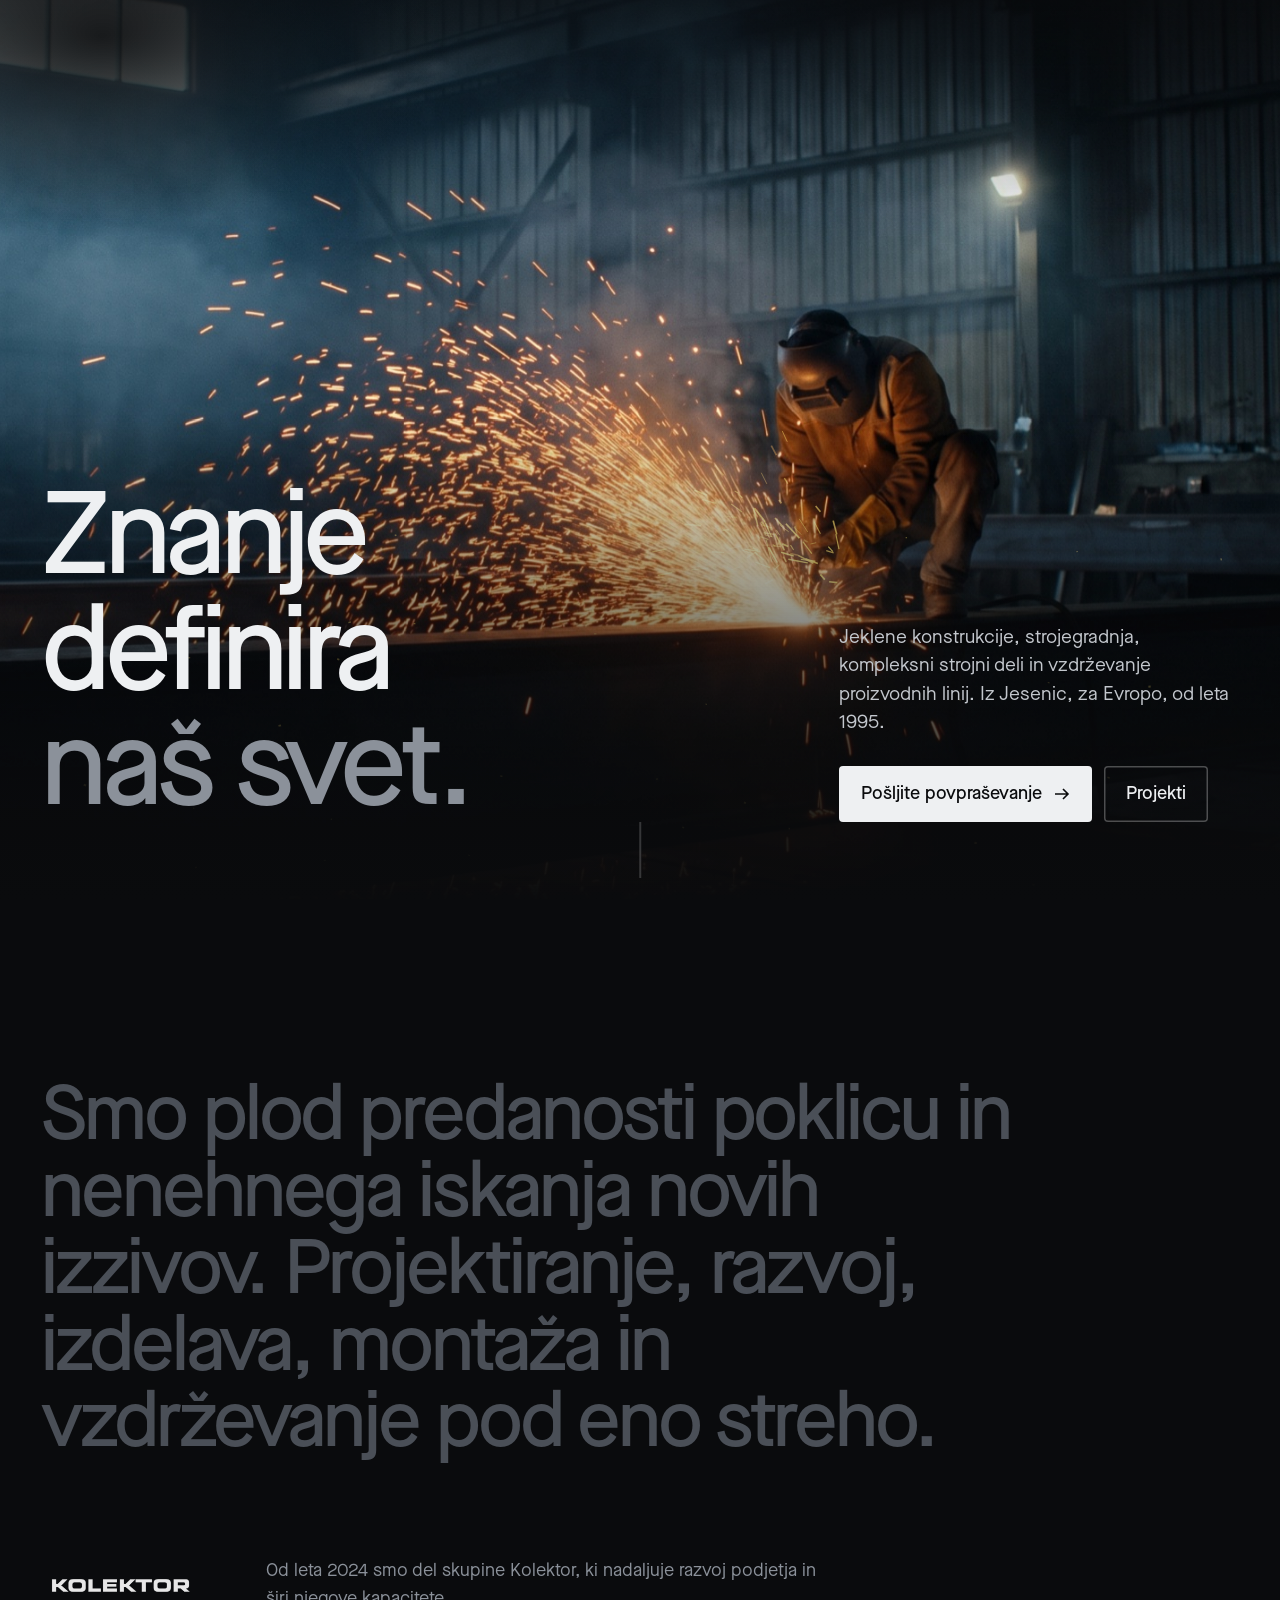
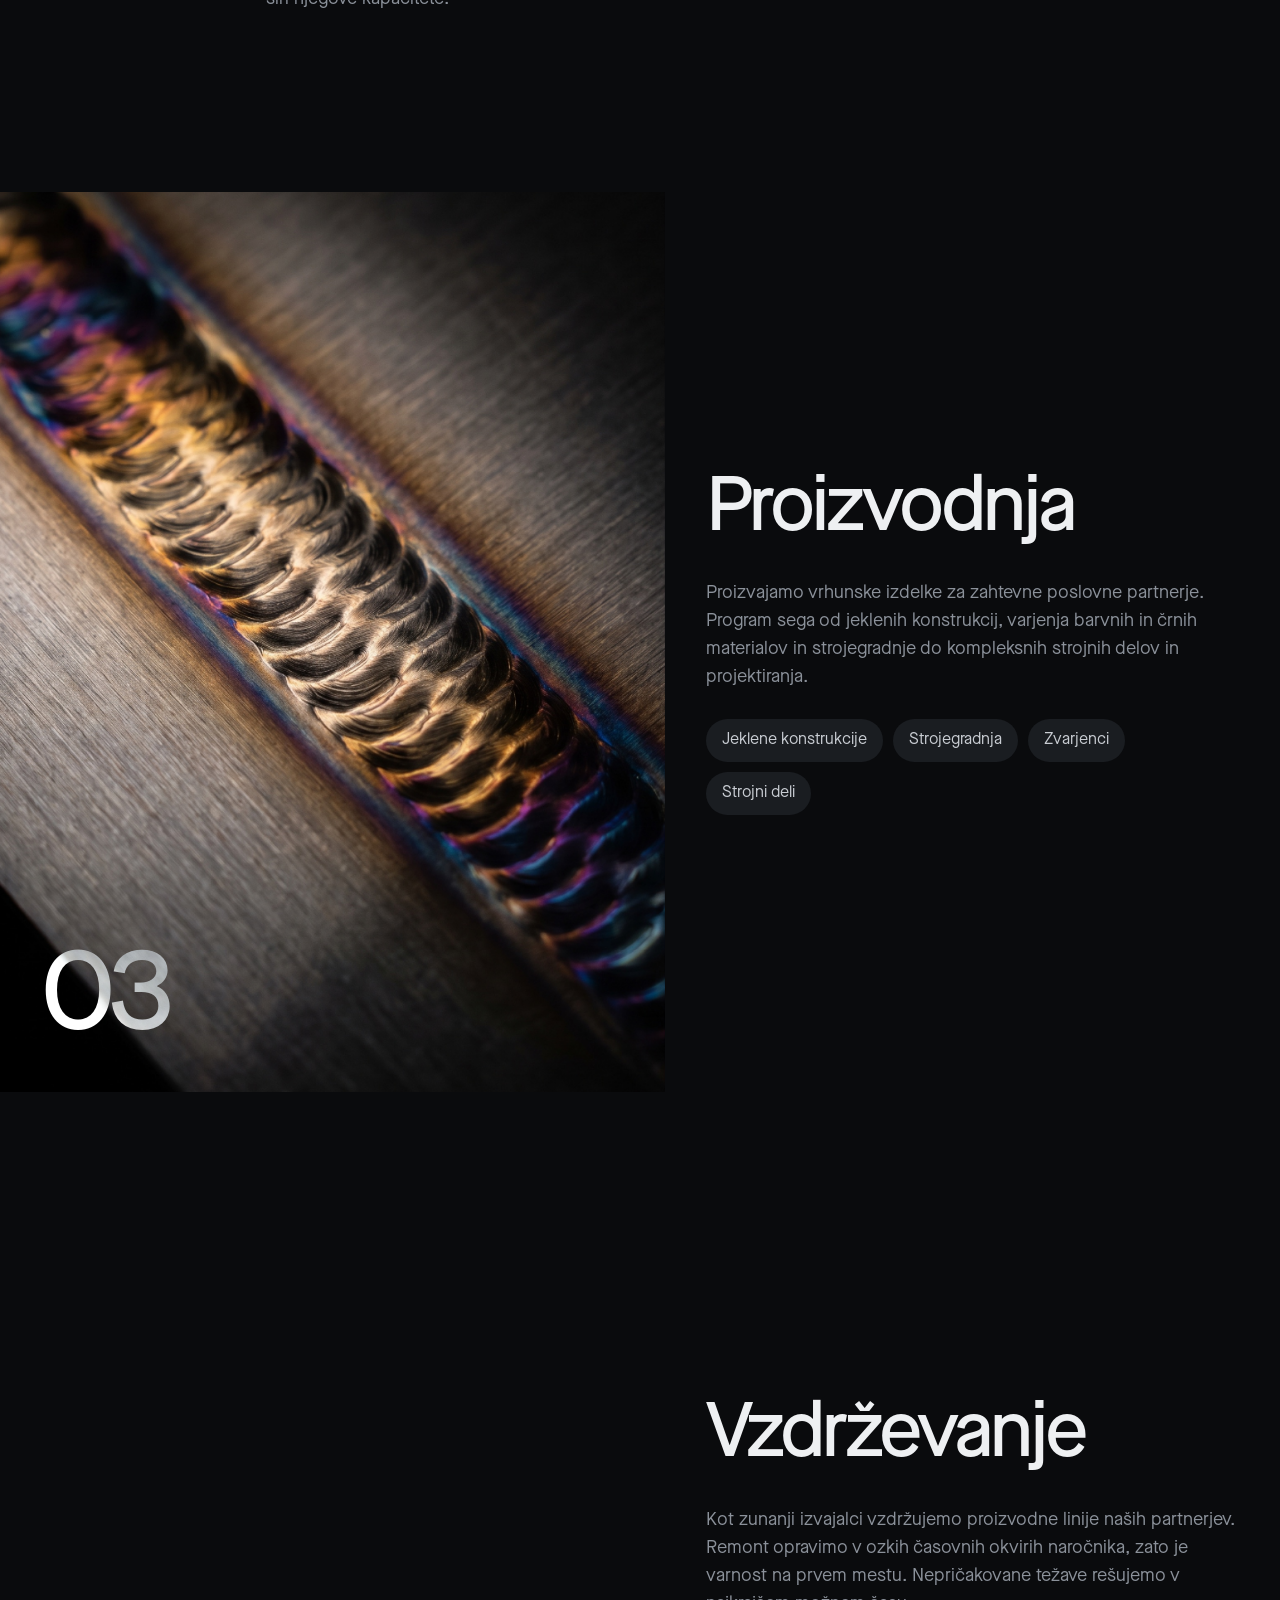
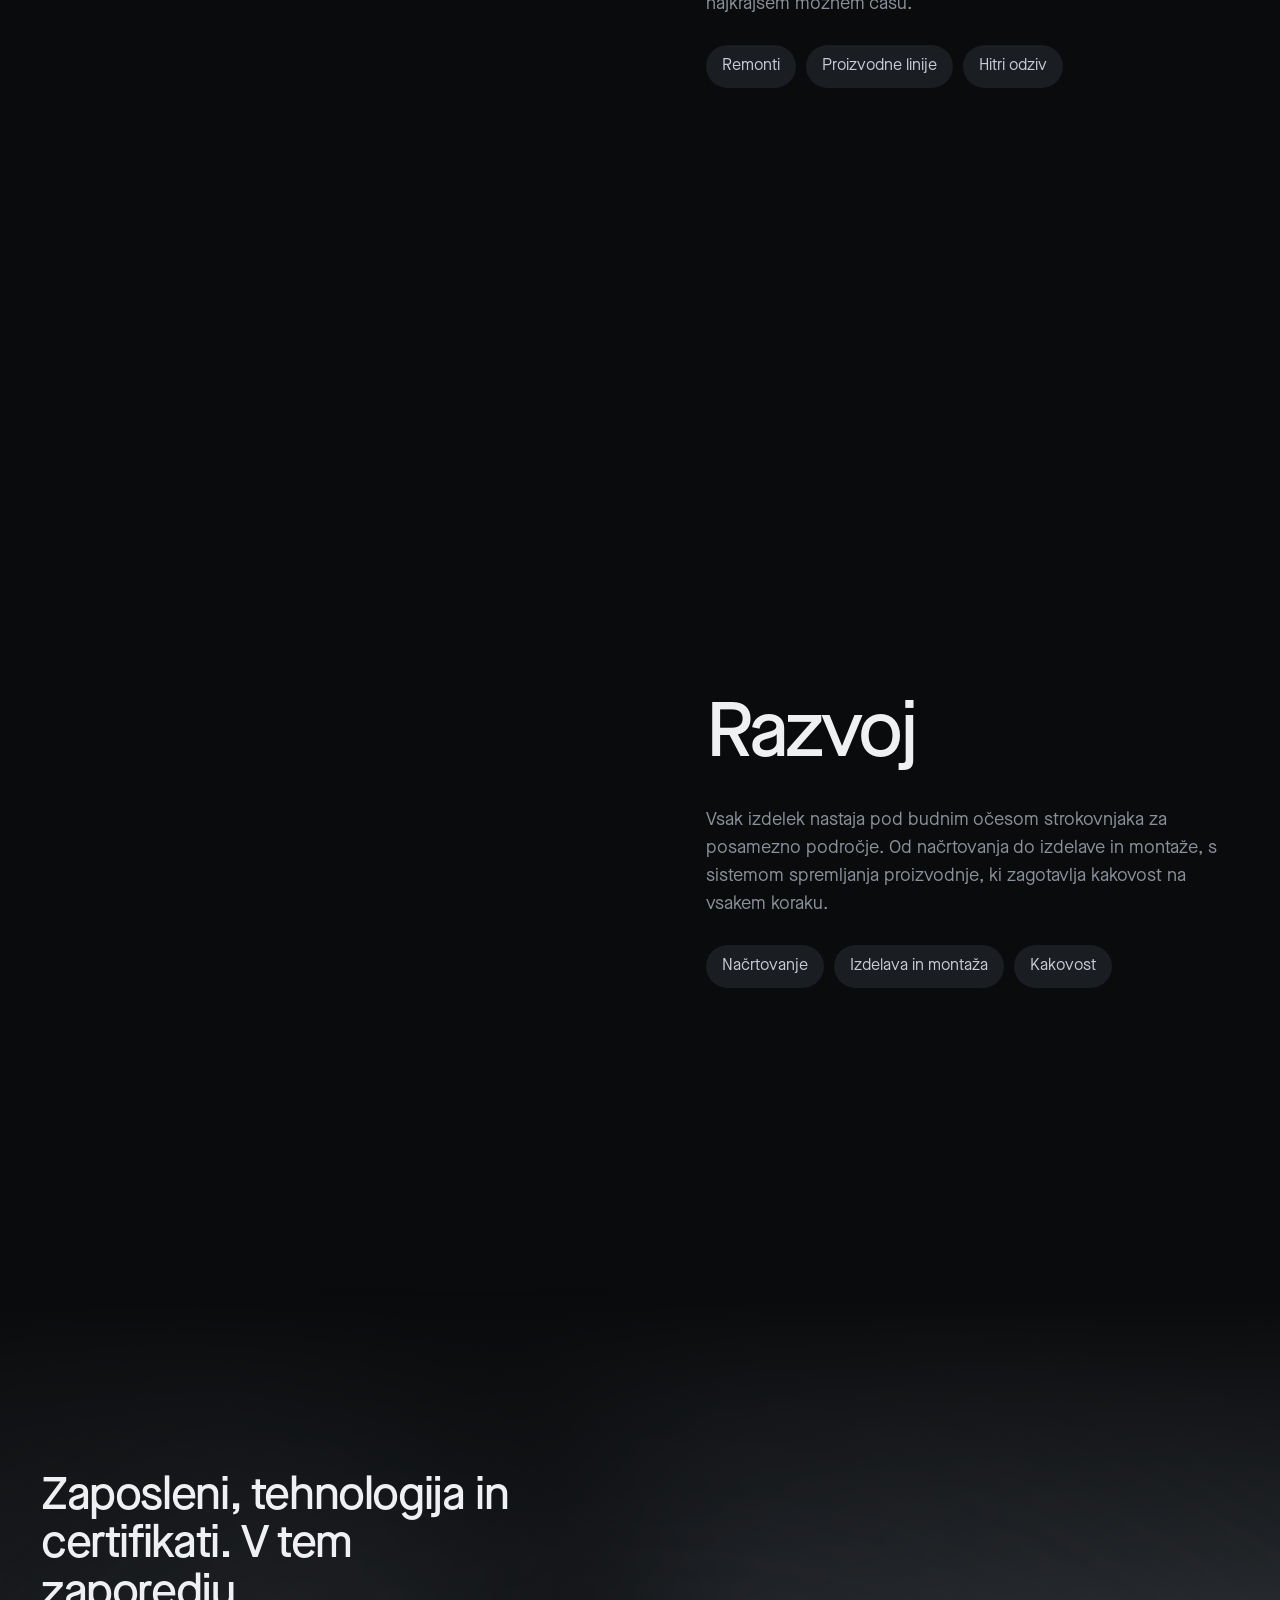
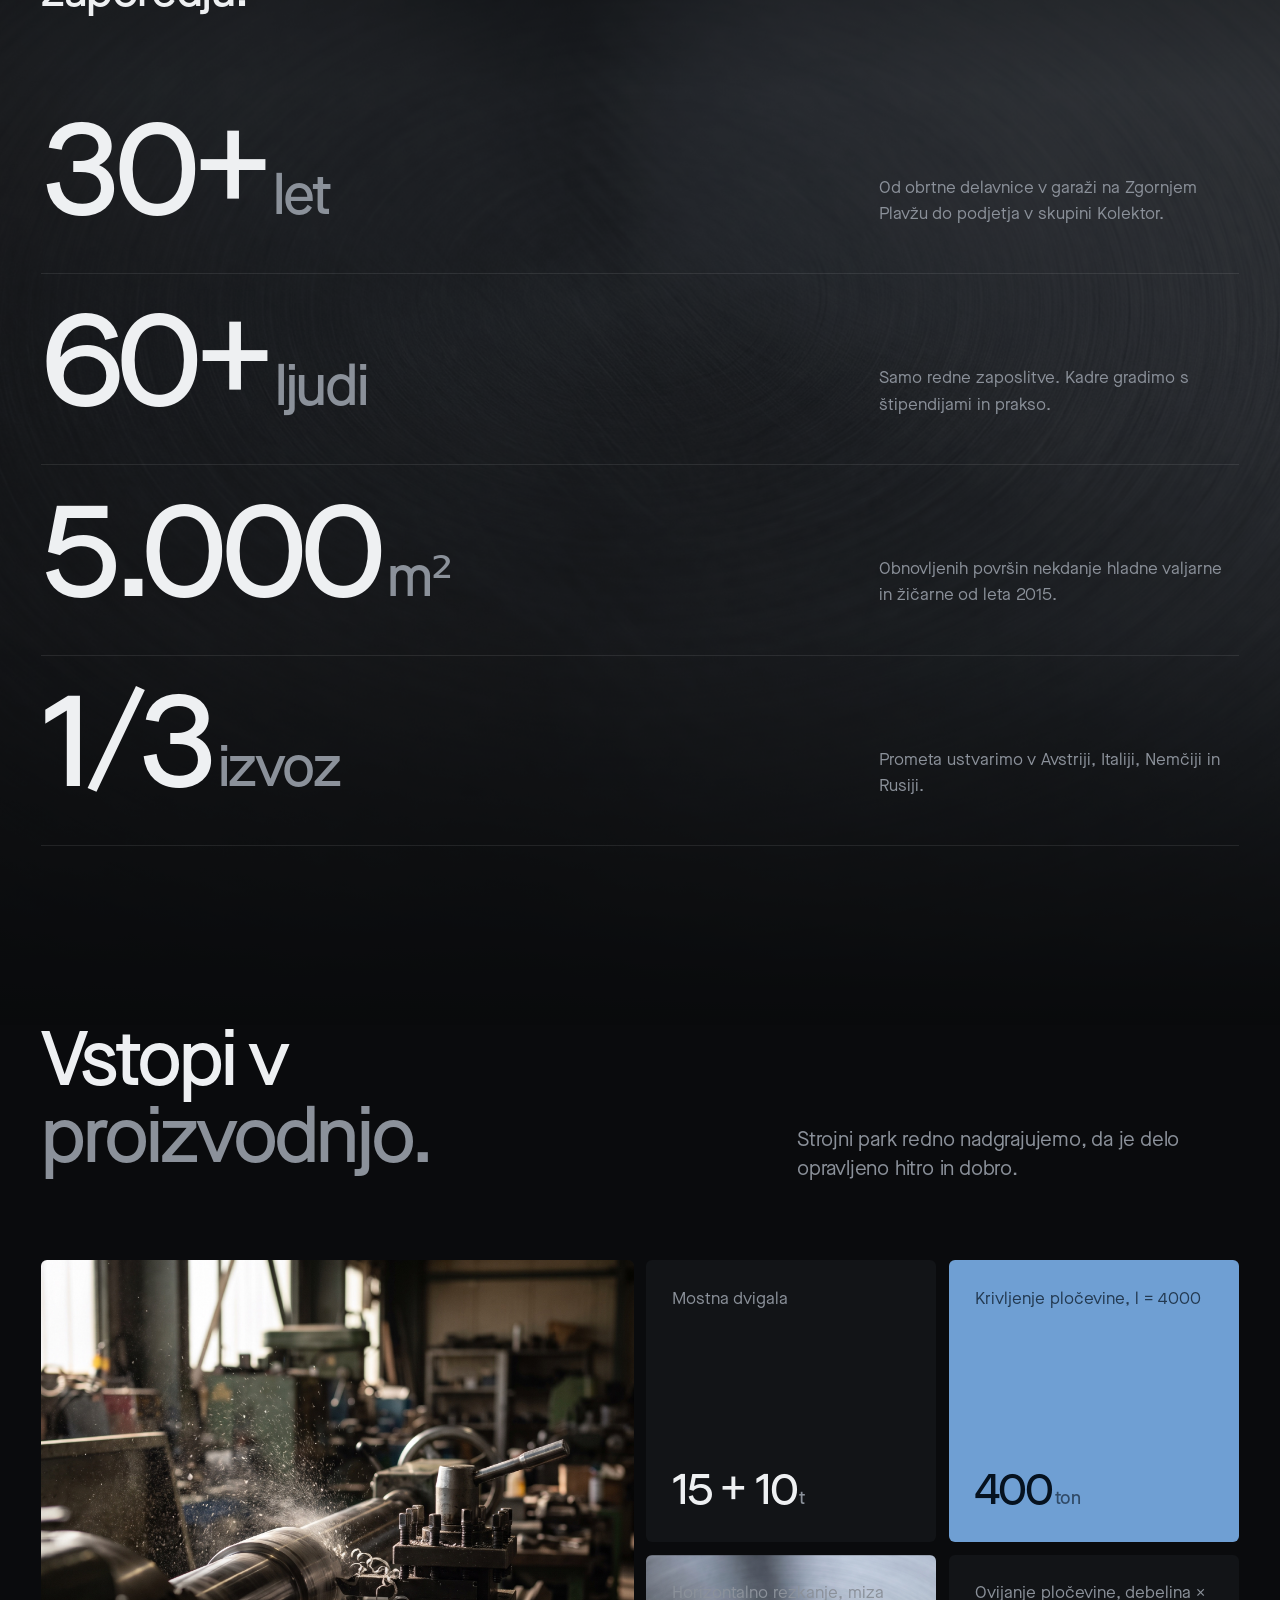
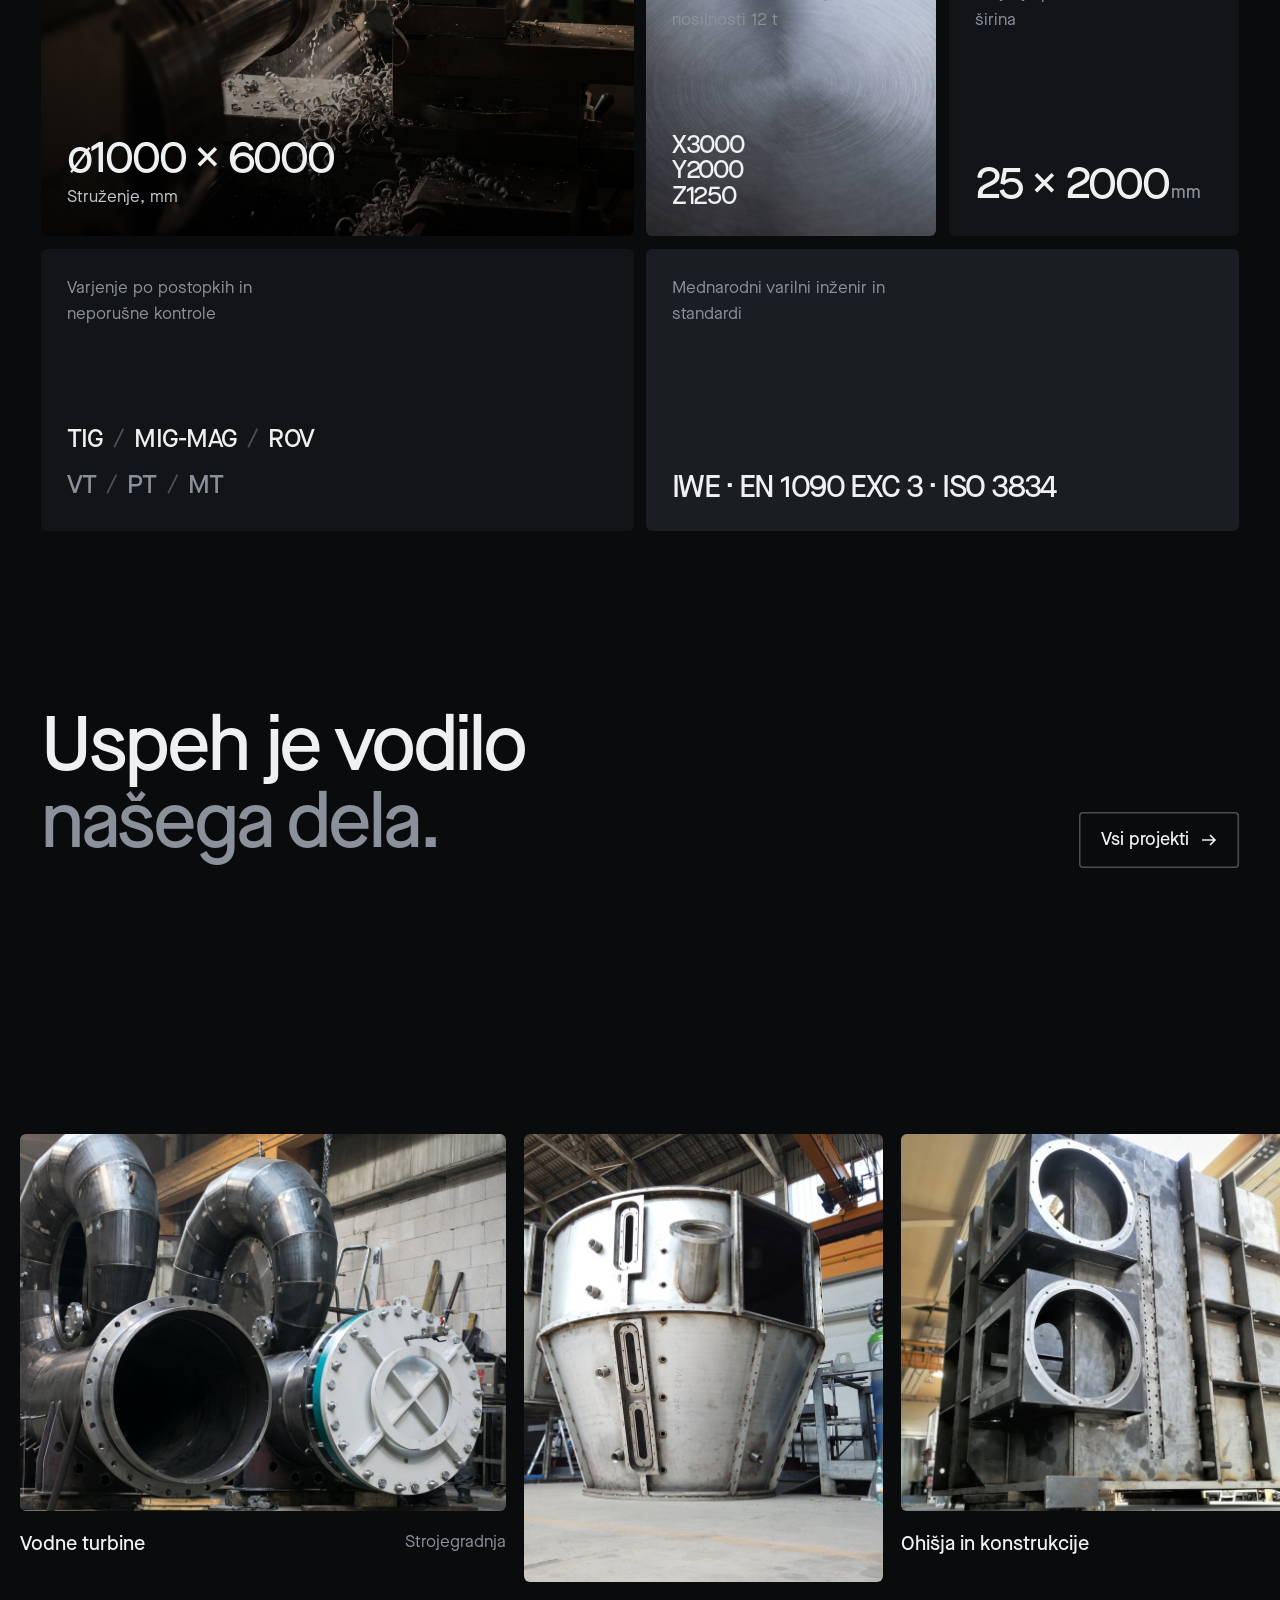
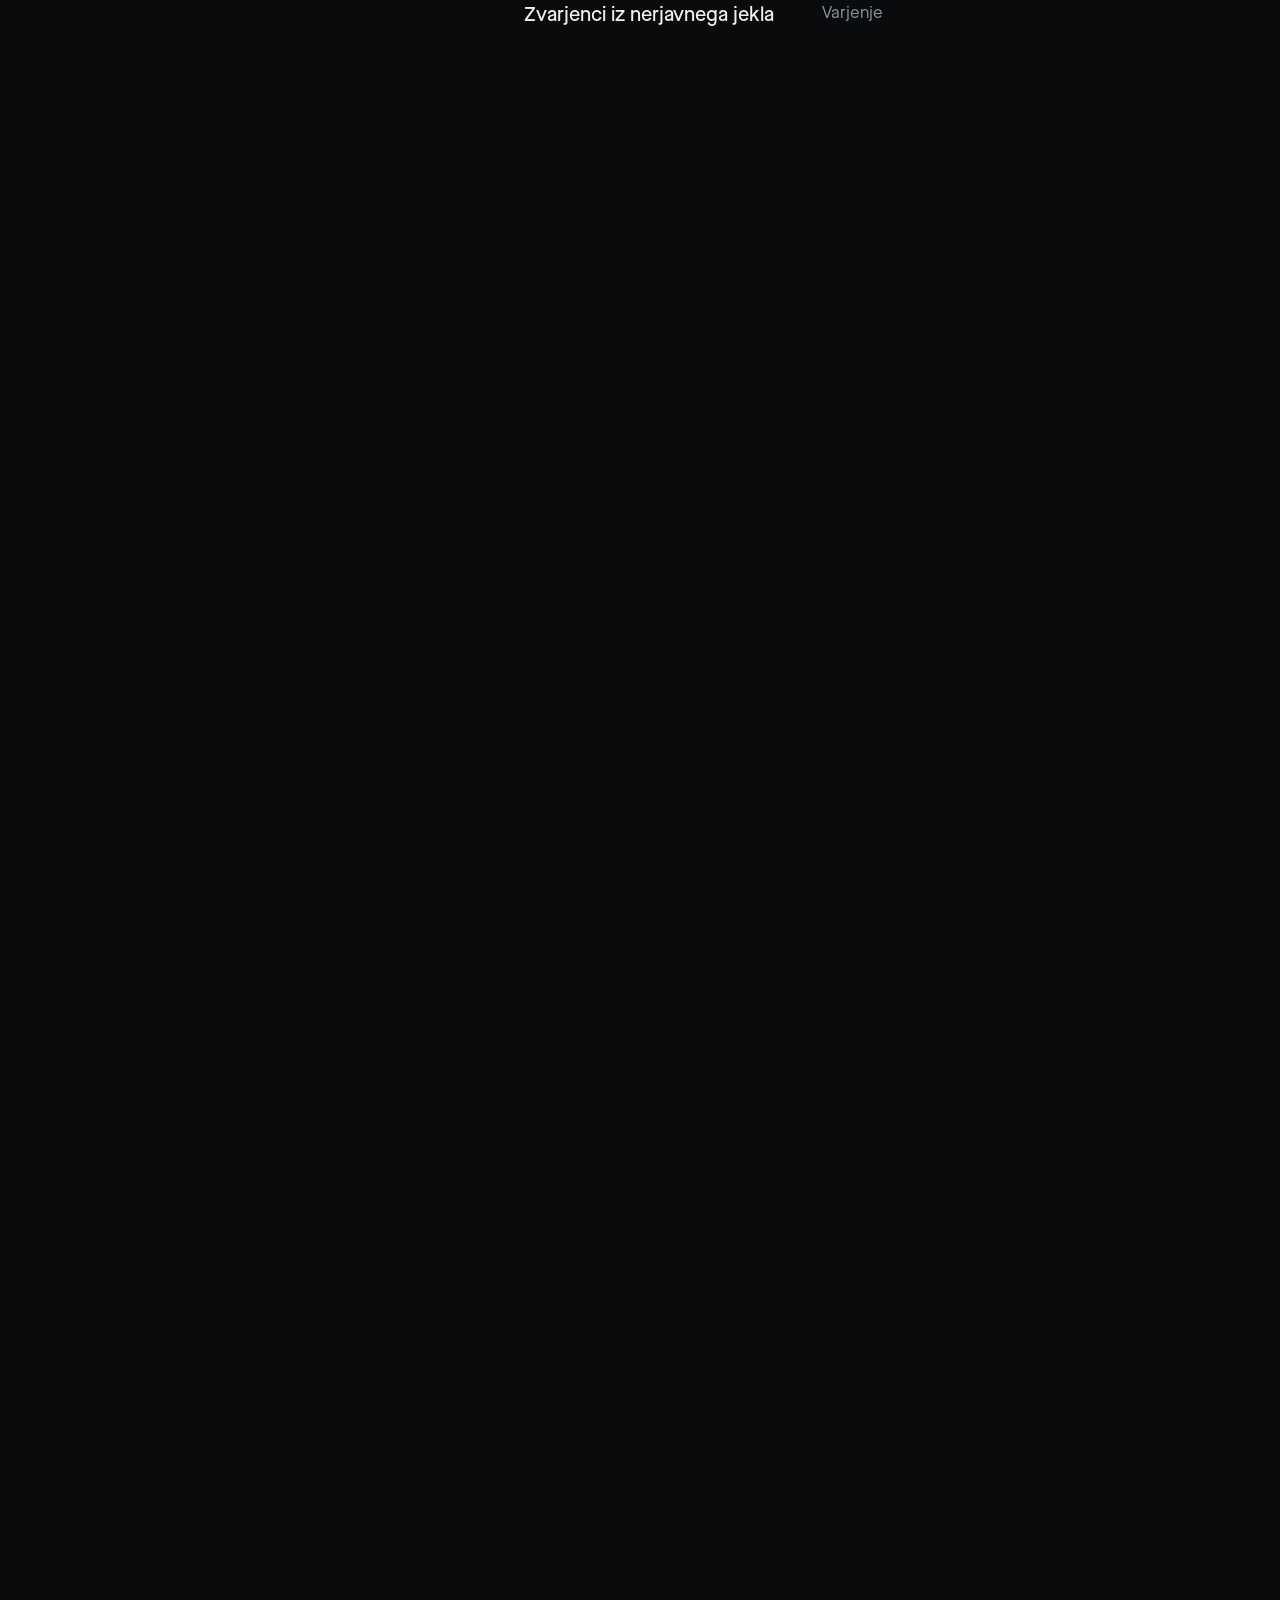
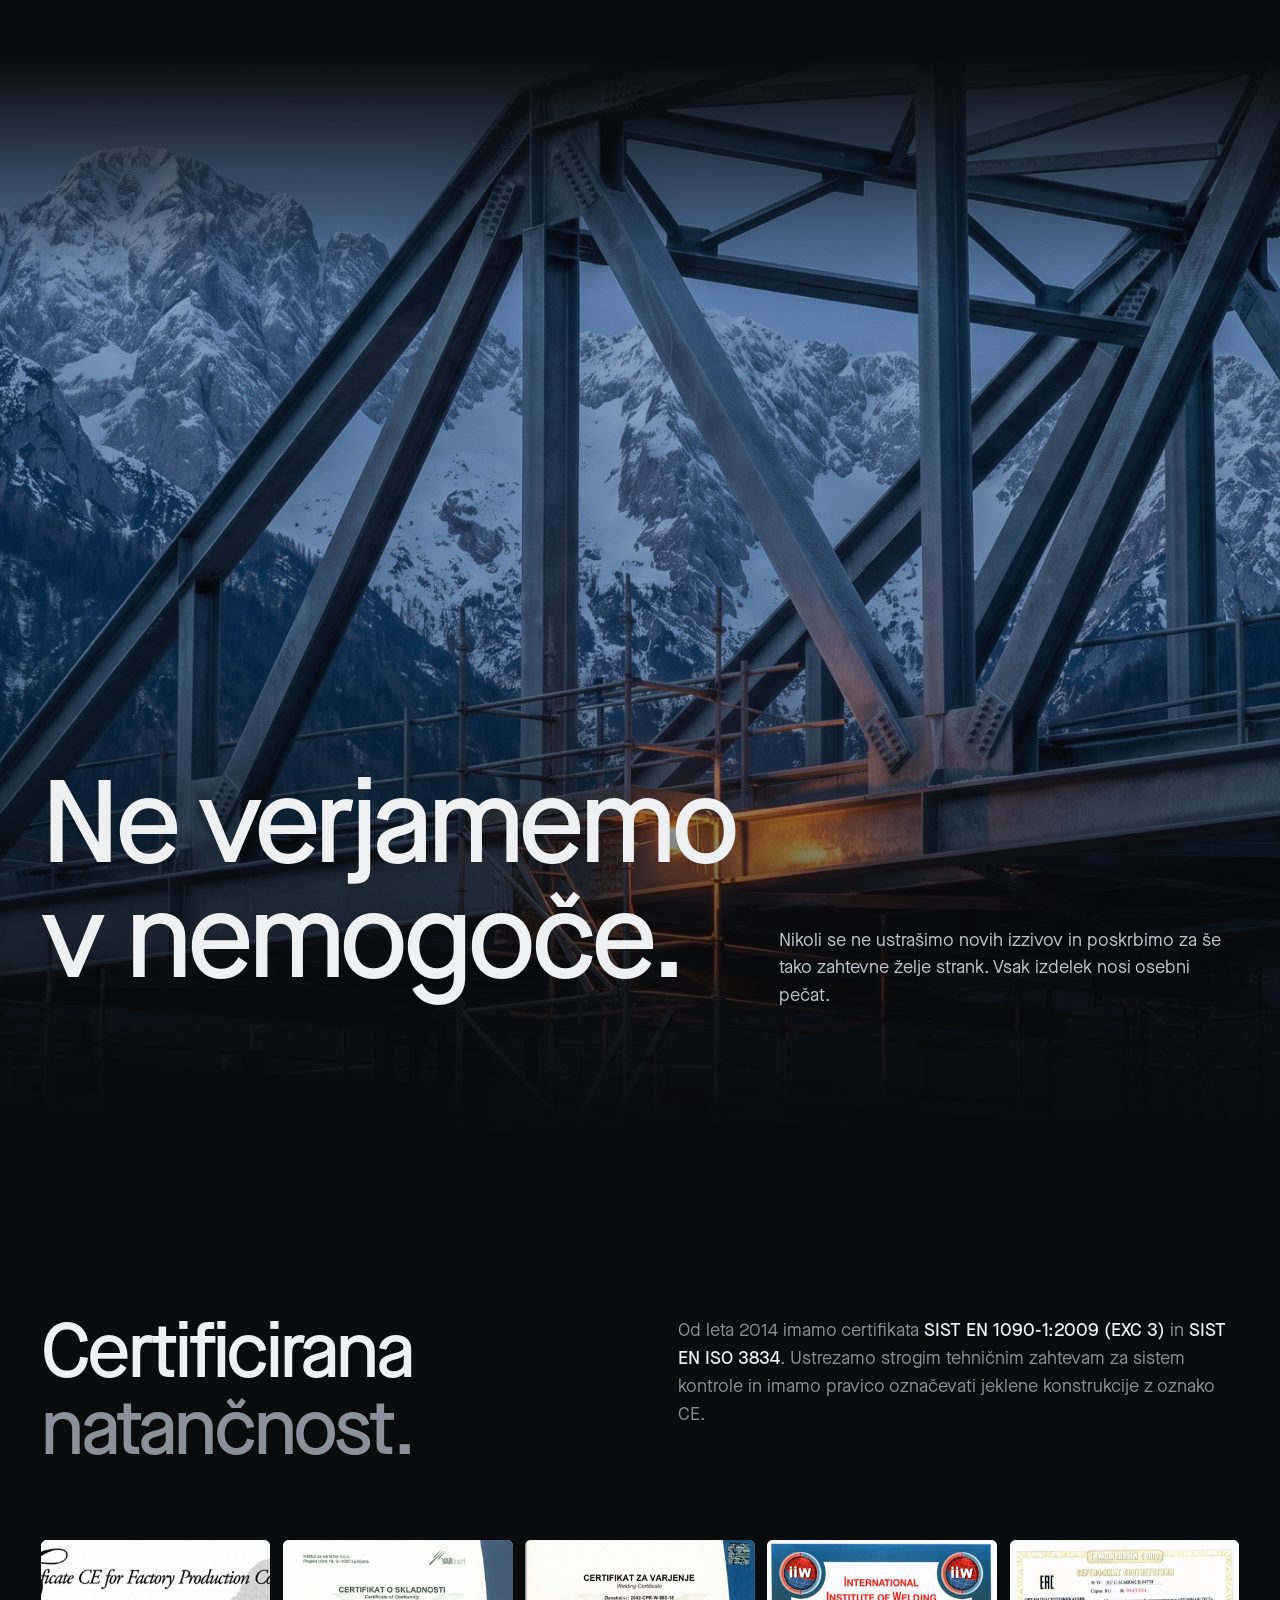
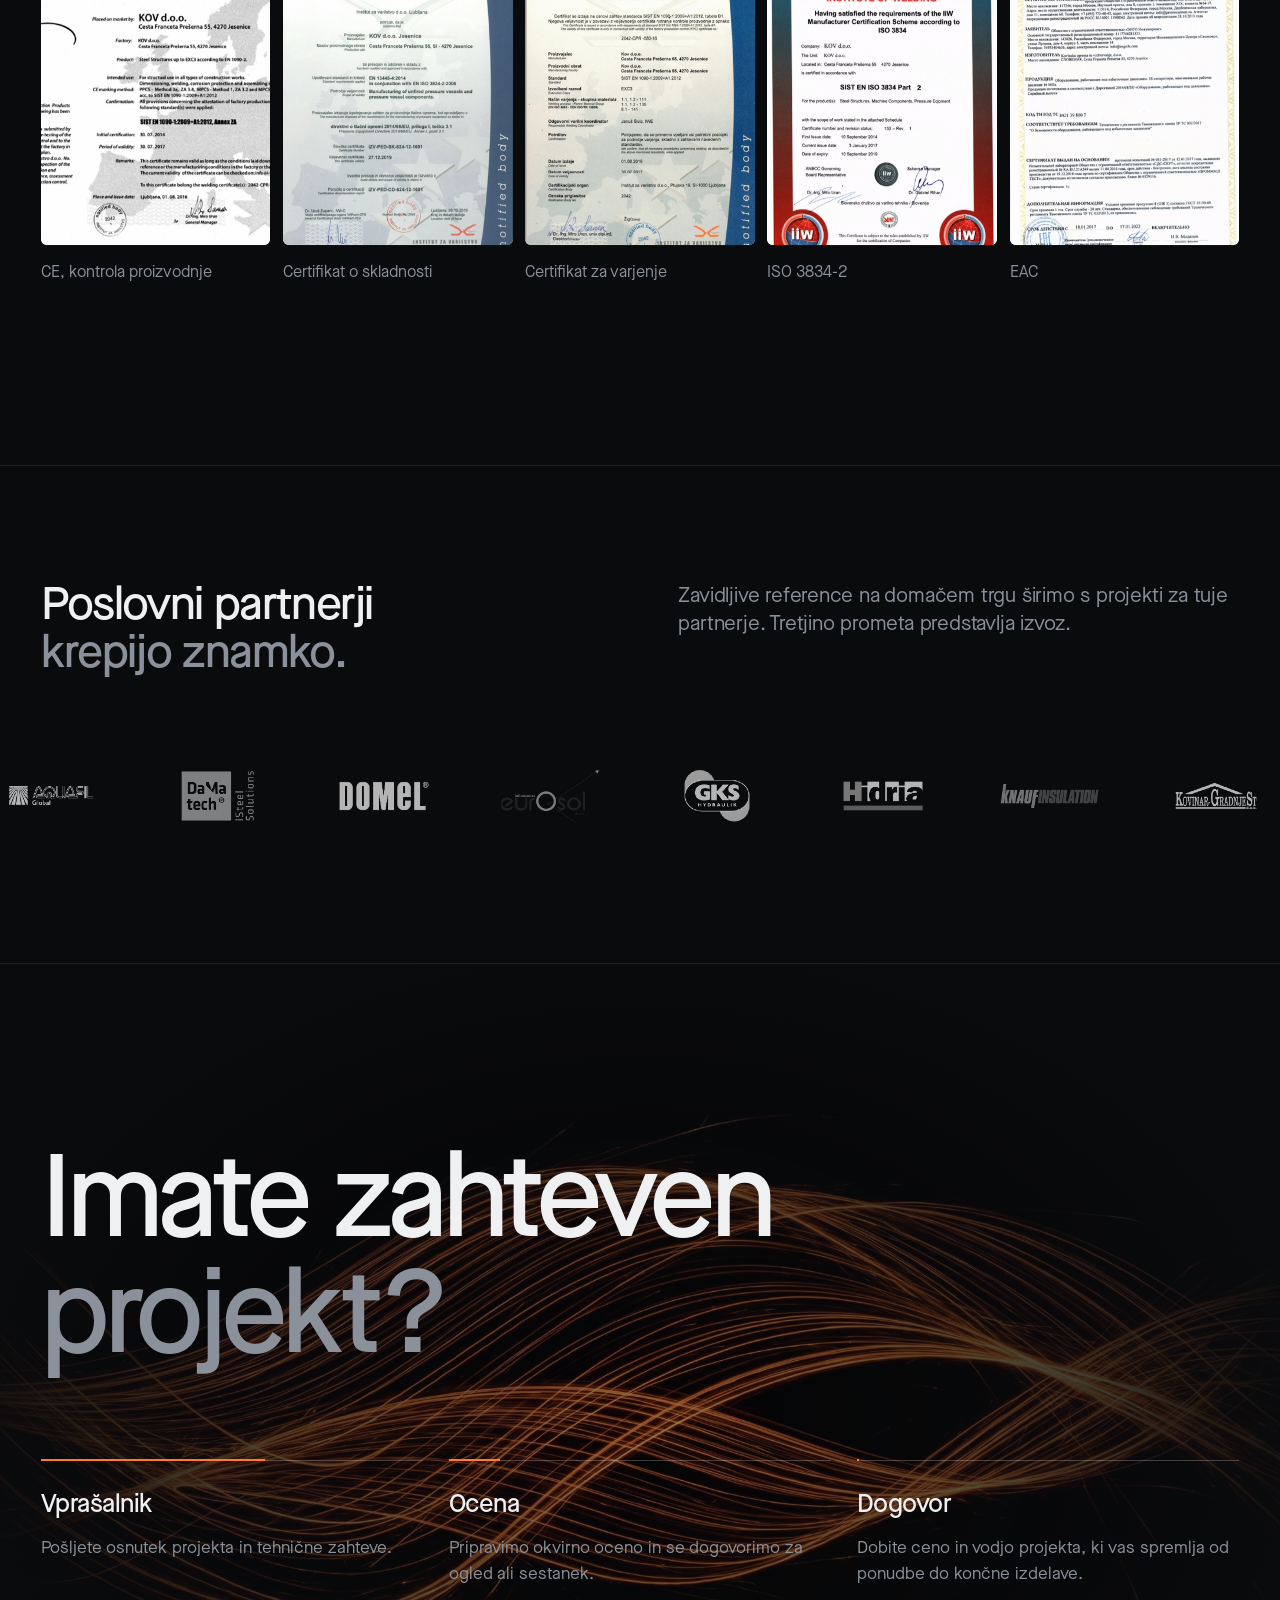
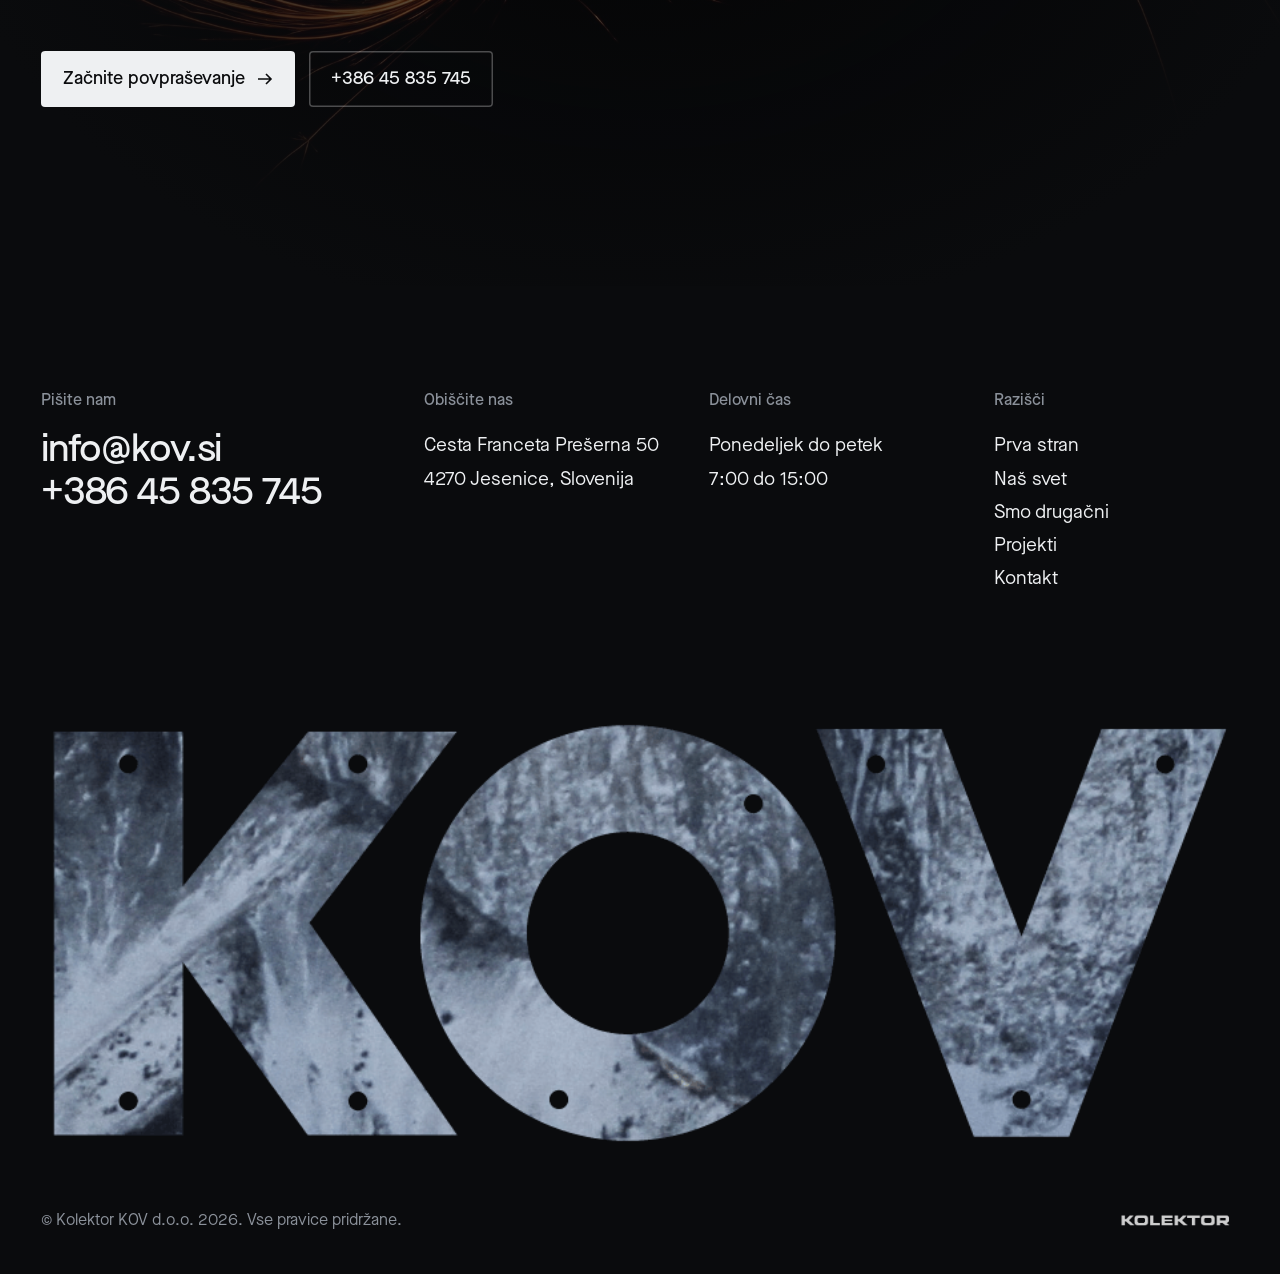
<file: index.html>
<!doctype html>
<html lang="sl">
<head>
<meta charset="utf-8">
<meta name="viewport" content="width=device-width,initial-scale=1">
<title>Kolektor KOV · Kovinska oprema in vzdrževanje</title>
<meta name="description" content="Kolektor KOV d.o.o. iz Jesenic: jeklene konstrukcije, strojegradnja, kompleksni strojni deli in vzdrževanje proizvodnih linij.">
<link rel="icon" href="assets/src/favicon.png">
<link rel="preload" href="assets/fonts/MaisonNeue-Medium.otf" as="font" type="font/otf" crossorigin>
<link rel="stylesheet" href="assets/style.css">
</head>
<body data-page="home">

<div class="loader"><div class="loader__logo"><img src="assets/src/kov-d1.png" alt=""></div><div class="loader__bar"><i></i></div></div>
<div data-nav></div>

<main>
  <!-- HERO -->
  <section class="hero">
    <div class="hero__media"><img src="assets/gen/hall-sparks.jpg" alt="Varjenje jeklene konstrukcije v proizvodni hali"></div>
    <canvas></canvas>
    <div class="hero__shade"></div>
    <div class="hero__content">
      <h1 class="d1">
        <span class="line-mask js-hero-line"><span>Znanje</span></span>
        <span class="line-mask js-hero-line"><span>definira</span></span>
        <span class="line-mask js-hero-line"><span class="mute">naš svet.</span></span>
      </h1>
      <div class="hero__side">
        <p class="js-hero-fade">Jeklene konstrukcije, strojegradnja, kompleksni strojni deli in vzdrževanje proizvodnih linij. Iz Jesenic, za Evropo, od leta 1995.</p>
        <div class="hero__btns js-hero-fade">
          <a href="kontakt.html" class="btn">Pošljite povpraševanje <svg viewBox="0 0 16 16" fill="none"><path d="M1 8h13M9 3l5 5-5 5" stroke="currentColor" stroke-width="1.6"/></svg></a>
          <a href="projekti.html" class="btn btn--ghost">Projekti</a>
        </div>
      </div>
    </div>
    <div class="scrollcue"></div>
  </section>

  <!-- STATEMENT -->
  <section class="statement pad">
    <p class="d2">Smo plod predanosti poklicu in nenehnega iskanja novih izzivov. Projektiranje, razvoj, izdelava, montaža in vzdrževanje pod eno streho.</p>
    <div class="statement__foot rv">
      <img src="assets/src/KOLEKTOR_RGB-e1732623594227.png" alt="Kolektor" style="filter:brightness(0) invert(1)">
      <p>Od leta 2024 smo del skupine Kolektor, ki nadaljuje razvoj podjetja in širi njegove kapacitete.</p>
    </div>
  </section>

  <!-- SERVICES -->
  <section class="svc" id="storitve">
    <div class="svc__visual">
      <div class="svc__img"><img src="assets/gen/weld-macro.jpg" alt="Zvar iz nerjavnega jekla"></div>
      <div class="svc__img"><img src="assets/gen/maintenance.jpg" alt="Vzdrževanje proizvodne linije"></div>
      <div class="svc__img"><img src="assets/gen/turbine.jpg" alt="Gonilnik vodne turbine"></div>
      <div class="svc__count"><span style="display:flex;flex-direction:column"><b style="font-weight:500">01</b><b style="font-weight:500">02</b><b style="font-weight:500">03</b></span></div>
    </div>
    <div class="svc__list">
      <article class="svc__item">
        <h3 class="d2 js-lines"><span class="line-mask"><span>Proizvodnja</span></span></h3>
        <p class="rv">Proizvajamo vrhunske izdelke za zahtevne poslovne partnerje. Program sega od jeklenih konstrukcij, varjenja barvnih in črnih materialov in strojegradnje do kompleksnih strojnih delov in projektiranja.</p>
        <div class="svc__tags rv"><span>Jeklene konstrukcije</span><span>Strojegradnja</span><span>Zvarjenci</span><span>Strojni deli</span></div>
      </article>
      <article class="svc__item">
        <h3 class="d2 js-lines"><span class="line-mask"><span>Vzdrževanje</span></span></h3>
        <p class="rv">Kot zunanji izvajalci vzdržujemo proizvodne linije naših partnerjev. Remont opravimo v ozkih časovnih okvirih naročnika, zato je varnost na prvem mestu. Nepričakovane težave rešujemo v najkrajšem možnem času.</p>
        <div class="svc__tags rv"><span>Remonti</span><span>Proizvodne linije</span><span>Hitri odziv</span></div>
      </article>
      <article class="svc__item">
        <h3 class="d2 js-lines"><span class="line-mask"><span>Razvoj</span></span></h3>
        <p class="rv">Vsak izdelek nastaja pod budnim očesom strokovnjaka za posamezno področje. Od načrtovanja do izdelave in montaže, s sistemom spremljanja proizvodnje, ki zagotavlja kakovost na vsakem koraku.</p>
        <div class="svc__tags rv"><span>Načrtovanje</span><span>Izdelava in montaža</span><span>Kakovost</span></div>
      </article>
    </div>
  </section>

  <!-- NUMBERS -->
  <section class="nums pad">
    <div class="nums__bg"><img src="assets/gen/steel-texture.jpg" alt=""></div>
    <h2 class="d3 rv" style="position:relative;margin-bottom:clamp(40px,5vw,80px);max-width:16ch">Zaposleni, tehnologija in certifikati. V tem zaporedju.</h2>
    <div class="nums__row"><div class="nums__big"><span data-count="30">30</span>+<small>let</small></div><p>Od obrtne delavnice v garaži na Zgornjem Plavžu do podjetja v skupini Kolektor.</p></div>
    <div class="nums__row"><div class="nums__big"><span data-count="60">60</span>+<small>ljudi</small></div><p>Samo redne zaposlitve. Kadre gradimo s štipendijami in prakso.</p></div>
    <div class="nums__row"><div class="nums__big"><span data-count="5000">5000</span><small>m²</small></div><p>Obnovljenih površin nekdanje hladne valjarne in žičarne od leta 2015.</p></div>
    <div class="nums__row"><div class="nums__big">1/3<small>izvoz</small></div><p>Prometa ustvarimo v Avstriji, Italiji, Nemčiji in Rusiji.</p></div>
  </section>

  <!-- CAPACITIES BENTO -->
  <section class="pad" style="padding-top:0">
    <div style="display:flex;justify-content:space-between;align-items:end;gap:40px;flex-wrap:wrap">
      <h2 class="d2 js-lines"><span class="line-mask"><span>Vstopi v</span></span><span class="line-mask"><span class="mute">proizvodnjo.</span></span></h2>
      <p class="lead rv" style="max-width:34ch">Strojni park redno nadgrajujemo, da je delo opravljeno hitro in dobro.</p>
    </div>
    <div class="bento">
      <div class="tile tile--photo rv"><img src="assets/gen/lathe.jpg" alt="Struženje jeklene gredi"><div class="tile__cap"><div class="tile__v">ø1000 × 6000</div><div class="tile__k" style="color:#c3c7cd">Struženje, mm</div></div></div>
      <div class="tile rv"><div class="tile__k">Mostna dvigala</div><div class="tile__v">15 + 10<small>t</small></div></div>
      <div class="tile tile--accent rv"><div class="tile__k">Krivljenje pločevine, l = 4000</div><div class="tile__v">400<small style="color:rgba(6,18,31,.6)">ton</small></div></div>
      <div class="tile tile--tex rv"><div class="tile__k">Horizontalno rezkanje, miza nosilnosti 12 t</div><div class="tile__v" style="font-size:clamp(24px,2vw,40px);white-space:normal">X3000<br>Y2000<br>Z1250</div></div>
      <div class="tile rv"><div class="tile__k">Ovijanje pločevine, debelina × širina</div><div class="tile__v">25 × 2000<small>mm</small></div></div>
      <div class="tile tile--wide rv"><div class="tile__k">Varjenje po postopkih in neporušne kontrole</div><div><div class="weld-list"><span>TIG</span><span>MIG-MAG</span><span>ROV</span></div><div class="weld-list mute" style="margin-top:6px"><span>VT</span><span>PT</span><span>MT</span></div></div></div>
      <div class="tile tile--wide rv" style="background:var(--bg-3)"><div class="tile__k">Mednarodni varilni inženir in standardi</div><div class="tile__v" style="font-size:clamp(26px,2.4vw,44px)">IWE · EN 1090 EXC 3 · ISO 3834</div></div>
    </div>
  </section>

  <!-- PROJECTS -->
  <section class="proj">
    <div class="proj__head">
      <h2 class="d2 js-lines"><span class="line-mask"><span>Uspeh je vodilo</span></span><span class="line-mask"><span class="mute">našega dela.</span></span></h2>
      <a href="projekti.html" class="btn btn--ghost rv">Vsi projekti <svg viewBox="0 0 16 16" fill="none"><path d="M1 8h13M9 3l5 5-5 5" stroke="currentColor" stroke-width="1.6"/></svg></a>
    </div>
    <div class="proj__pin">
      <div class="proj__track">
        <a class="card" data-lb="assets/src/KOV_MGPH-6.jpg"><div class="card__img"><img src="assets/src/KOV_MGPH-6.jpg" alt="Vodne turbine"></div><div class="card__meta">Vodne turbine<span>Strojegradnja</span></div></a>
        <a class="card" data-lb="assets/src/kov2020-2.jpg"><div class="card__img"><img src="assets/src/kov2020-2.jpg" alt="Zvarjenci iz nerjavnega jekla"></div><div class="card__meta">Zvarjenci iz nerjavnega jekla<span>Varjenje</span></div></a>
        <a class="card" data-lb="assets/src/kov_2020-10.jpg"><div class="card__img"><img src="assets/src/kov_2020-10.jpg" alt="Jeklena konstrukcija"></div><div class="card__meta">Ohišja in konstrukcije<span>EXC 3</span></div></a>
        <a class="card" data-lb="assets/src/KOV_MGPH-68.jpg"><div class="card__img"><img src="assets/src/KOV_MGPH-68.jpg" alt="Transportna oprema"></div><div class="card__meta">Transportna oprema<span>Strojegradnja</span></div></a>
        <a class="card" data-lb="assets/src/KOV_MGPH-56.jpg"><div class="card__img"><img src="assets/src/KOV_MGPH-56.jpg" alt="Valji"></div><div class="card__meta">Valji in gredi<span>Strojni deli</span></div></a>
        <a class="card" data-lb="assets/src/vzdrzevanje-welder.jpg"><div class="card__img"><img src="assets/src/vzdrzevanje-welder.jpg" alt="Varjenje"></div><div class="card__meta">Varjenje na terenu<span>Vzdrževanje</span></div></a>
      </div>
    </div>
  </section>

  <!-- ALPS -->
  <section class="alps">
    <div class="alps__img"><img src="assets/gen/alps-steel.jpg" alt="Jeklena konstrukcija pod Alpami"></div>
    <div class="alps__txt">
      <h2 class="d1 js-lines"><span class="line-mask"><span>Ne verjamemo</span></span><span class="line-mask"><span>v nemogoče.</span></span></h2>
      <p class="rv">Nikoli se ne ustrašimo novih izzivov in poskrbimo za še tako zahtevne želje strank. Vsak izdelek nosi osebni pečat.</p>
    </div>
  </section>

  <!-- CERTS -->
  <section class="pad certs">
    <div class="split">
      <h2 class="d2 js-lines"><span class="line-mask"><span>Certificirana</span></span><span class="line-mask"><span class="mute">natančnost.</span></span></h2>
      <div class="body rv"><p>Od leta 2014 imamo certifikata <strong>SIST EN 1090-1:2009 (EXC 3)</strong> in <strong>SIST EN ISO 3834</strong>. Ustrezamo strogim tehničnim zahtevam za sistem kontrole in imamo pravico označevati jeklene konstrukcije z oznako CE.</p></div>
    </div>
    <div class="certs__grid">
      <a class="cert rv" data-lb="assets/certs/Certificate-CE-for-Factory-Production-Control-FPC_min.jpg"><img src="assets/certs/Certificate-CE-for-Factory-Production-Control-FPC_min.jpg" alt="CE FPC"></a>
      <a class="cert rv" data-lb="assets/certs/Certifikat-o-skladnosti_min.jpg"><img src="assets/certs/Certifikat-o-skladnosti_min.jpg" alt="Certifikat o skladnosti"></a>
      <a class="cert rv" data-lb="assets/certs/Certifikat-za-varjenje_min.jpg"><img src="assets/certs/Certifikat-za-varjenje_min.jpg" alt="Certifikat za varjenje"></a>
      <a class="cert rv" data-lb="assets/certs/ISO-3834-Part-2_min.jpg"><img src="assets/certs/ISO-3834-Part-2_min.jpg" alt="ISO 3834-2"></a>
      <a class="cert rv" data-lb="assets/certs/EAC_min.jpg"><img src="assets/certs/EAC_min.jpg" alt="EAC"></a>
    </div>
    <div class="certs__names"><span>CE, kontrola proizvodnje</span><span>Certifikat o skladnosti</span><span>Certifikat za varjenje</span><span>ISO 3834-2</span><span>EAC</span></div>
  </section>

  <!-- PARTNERS -->
  <section class="partners">
    <div class="split" style="padding:0 var(--gut)">
      <h2 class="d3 js-lines"><span class="line-mask"><span>Poslovni partnerji</span></span><span class="line-mask"><span class="mute">krepijo znamko.</span></span></h2>
      <p class="lead rv">Zavidljive reference na domačem trgu širimo s projekti za tuje partnerje. Tretjino prometa predstavlja izvoz.</p>
    </div>
    <div class="marquee" id="mq"></div>
  </section>

  <!-- PROCESS + CTA -->
  <section class="cta pad">
    <div class="cta__bg"><img src="assets/gen/spark-trails.jpg" alt=""></div>
    <div class="cta__in">
      <h2 class="d1 js-lines"><span class="line-mask"><span>Imate zahteven</span></span><span class="line-mask"><span class="mute">projekt?</span></span></h2>
      <div class="steps">
        <div class="step"><b>Vprašalnik</b><p>Pošljete osnutek projekta in tehnične zahteve.</p></div>
        <div class="step"><b>Ocena</b><p>Pripravimo okvirno oceno in se dogovorimo za ogled ali sestanek.</p></div>
        <div class="step"><b>Dogovor</b><p>Dobite ceno in vodjo projekta, ki vas spremlja od ponudbe do končne izdelave.</p></div>
      </div>
      <div class="cta__row">
        <a href="kontakt.html" class="btn">Začnite povpraševanje <svg viewBox="0 0 16 16" fill="none"><path d="M1 8h13M9 3l5 5-5 5" stroke="currentColor" stroke-width="1.6"/></svg></a>
        <a href="tel:+38645835745" class="btn btn--ghost">+386 45 835 745</a>
      </div>
    </div>
  </section>
</main>

<div data-foot></div>

<script>
  // partner logos marquee (duplicated for a seamless loop)
  const P=["Aquafil-2.1","DaMaTech-16.1","Domel-7.1","Eurosol-18.1","GKS-15.1","Hidria-17.1","Knauf-3.1","Kovinar-14.1","LIP-5.1","Lindner-4.1","OpremaRavne-19.1","Primetals-12.1","RM-1.1","SIJ-10.1","Sava-11.1","Schlenk-20.1-1","Trelleborg-9.1","Turbo-21.1","Washtech-6.1"];
  document.getElementById("mq").innerHTML=[...P,...P].map(p=>`<img src="assets/partners/${p}.png" alt="${p.split("-")[0]}" loading="lazy">`).join("");
</script>
<script src="assets/vendor/gsap.min.js"></script>
<script src="assets/vendor/ScrollTrigger.min.js"></script>
<script src="assets/vendor/lenis.min.js"></script>
<script src="assets/main.js"></script>
</body>
</html>
</file>
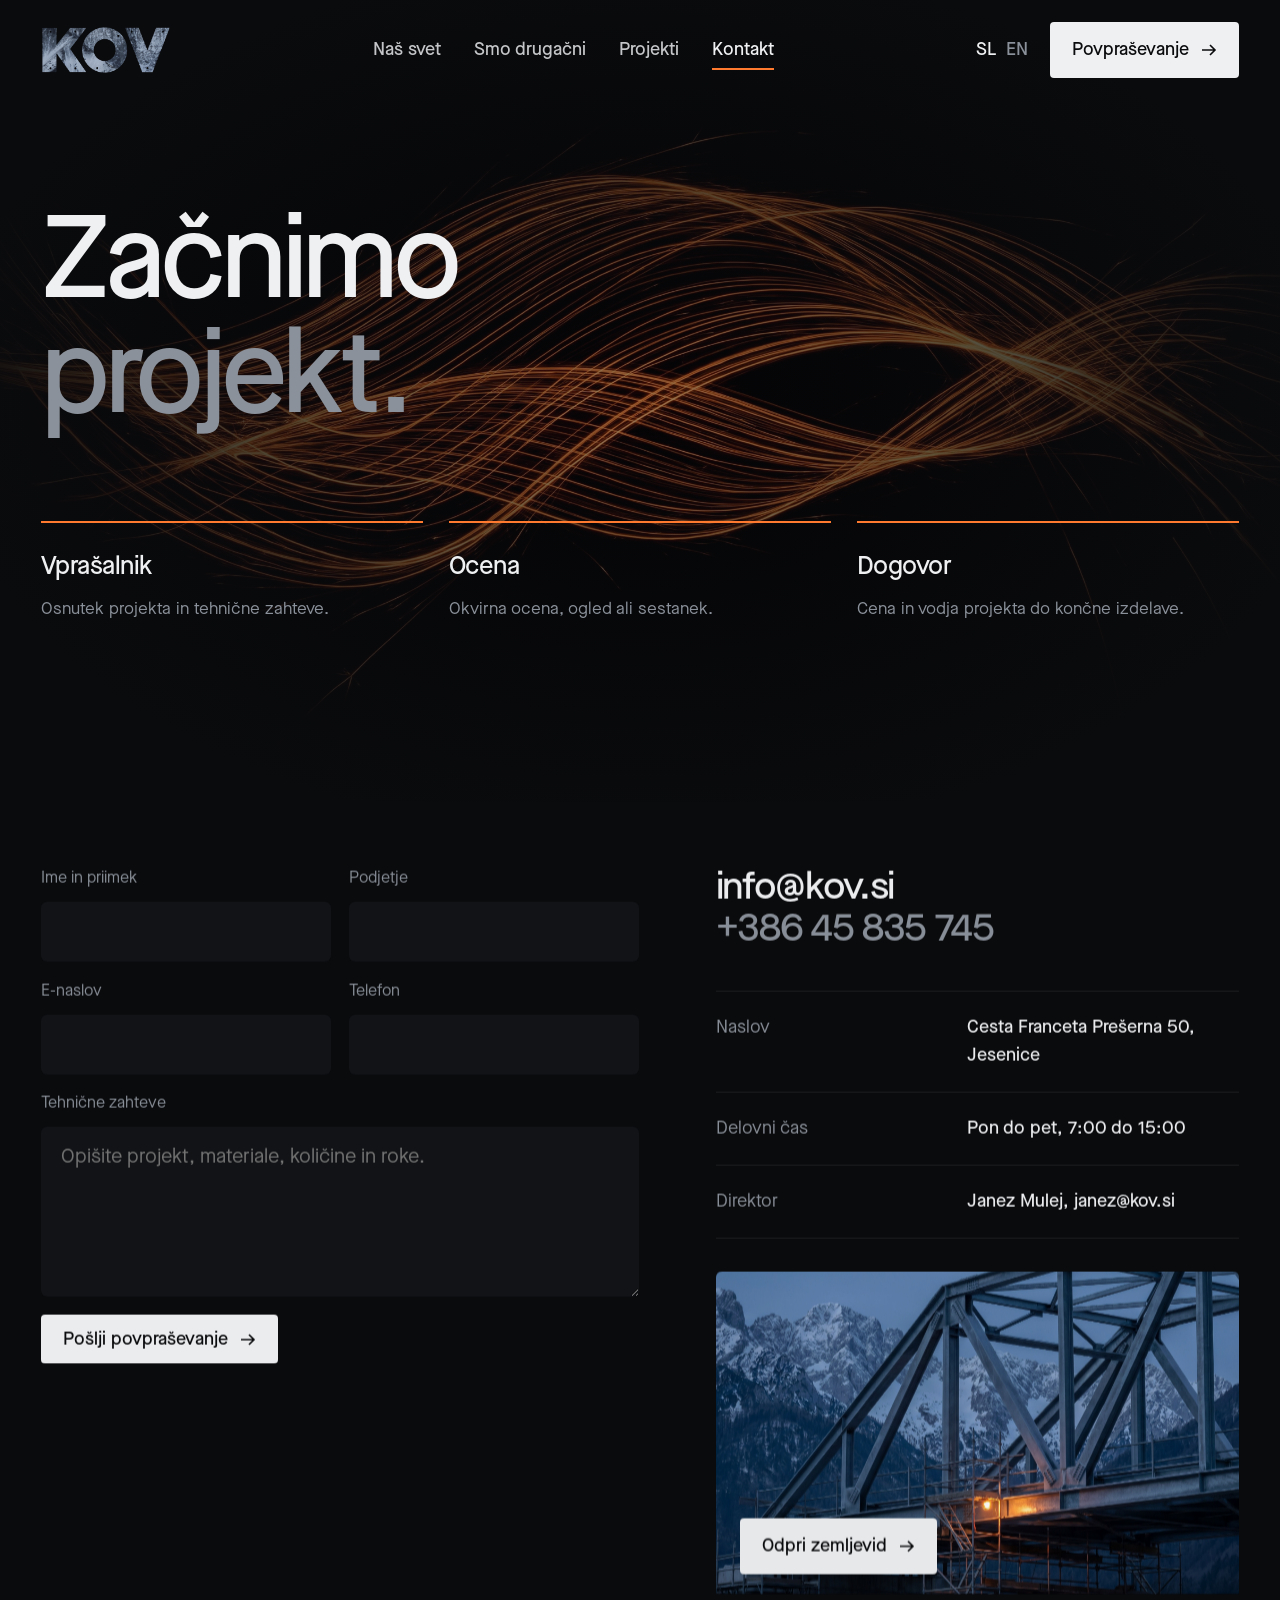
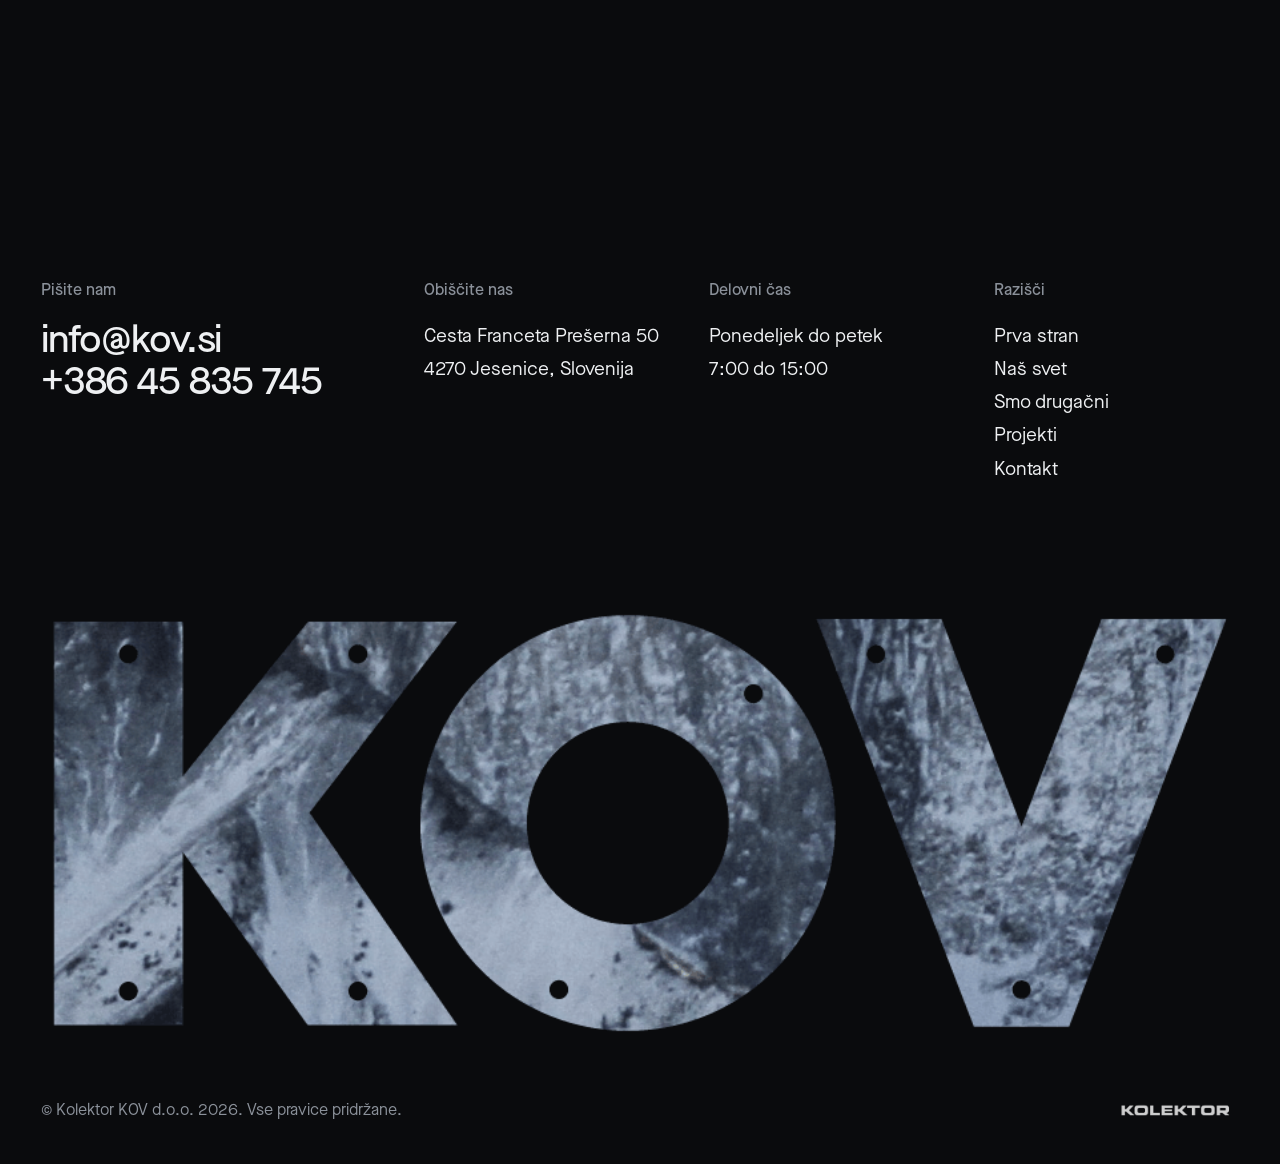
<file: kontakt.html>
<!doctype html>
<html lang="sl">
<head>
<meta charset="utf-8">
<meta name="viewport" content="width=device-width,initial-scale=1">
<title>Kontakt · Kolektor KOV</title>
<link rel="icon" href="assets/src/favicon.png">
<link rel="stylesheet" href="assets/style.css">
</head>
<body data-page="kontakt">
<div data-nav></div>
<main>
  <section class="cta pad" style="min-height:auto;padding-top:clamp(160px,16vw,260px)">
    <div class="cta__bg"><img src="assets/gen/spark-trails.jpg" alt=""></div>
    <div class="cta__in">
      <h1 class="d1"><span class="line-mask js-hero-line"><span>Začnimo</span></span><span class="line-mask js-hero-line"><span class="mute">projekt.</span></span></h1>
      <div class="steps">
        <div class="step"><b>Vprašalnik</b><p>Osnutek projekta in tehnične zahteve.</p></div>
        <div class="step"><b>Ocena</b><p>Okvirna ocena, ogled ali sestanek.</p></div>
        <div class="step"><b>Dogovor</b><p>Cena in vodja projekta do končne izdelave.</p></div>
      </div>
    </div>
  </section>

  <section class="pad" style="padding-top:clamp(40px,5vw,80px)">
    <div class="split">
      <form class="form rv">
        <div class="field"><label for="f1">Ime in priimek</label><input id="f1" required></div>
        <div class="field"><label for="f2">Podjetje</label><input id="f2"></div>
        <div class="field"><label for="f3">E-naslov</label><input id="f3" type="email" required></div>
        <div class="field"><label for="f4">Telefon</label><input id="f4" type="tel"></div>
        <div class="field field--full"><label for="f5">Tehnične zahteve</label><textarea id="f5" placeholder="Opišite projekt, materiale, količine in roke."></textarea></div>
        <div class="field--full"><button class="btn" style="border:0;cursor:pointer;font-family:inherit">Pošlji povpraševanje <svg viewBox="0 0 16 16" fill="none"><path d="M1 8h13M9 3l5 5-5 5" stroke="currentColor" stroke-width="1.6"/></svg></button></div>
        <p class="form__ok">Hvala. Odgovorili vam bomo v najkrajšem možnem času.</p>
      </form>
      <div class="rv">
        <a class="foot__mail" href="mailto:info@kov.si" style="display:block;font-size:clamp(32px,3.4vw,60px);font-weight:500;letter-spacing:-.035em">info@kov.si</a>
        <a class="foot__mail" href="tel:+38645835745" style="display:block;font-size:clamp(32px,3.4vw,60px);font-weight:500;letter-spacing:-.035em;color:var(--mute)">+386 45 835 745</a>
        <div class="specs" style="margin-top:40px">
          <div class="specs__row"><span>Naslov</span><span>Cesta Franceta Prešerna 50, Jesenice</span></div>
          <div class="specs__row"><span>Delovni čas</span><span>Pon do pet, 7:00 do 15:00</span></div>
          <div class="specs__row"><span>Direktor</span><span>Janez Mulej, janez@kov.si</span></div>
        </div>
        <a class="media-wide rv" style="display:block;margin-top:32px;aspect-ratio:16/10" href="https://www.google.com/maps/search/?api=1&amp;query=Cesta+Franceta+Pre%C5%A1erna+50+Jesenice" target="_blank" rel="noopener"><img src="assets/gen/alps-steel.jpg" alt=""><span class="btn" style="position:absolute;left:24px;bottom:24px">Odpri zemljevid <svg viewBox="0 0 16 16" fill="none"><path d="M1 8h13M9 3l5 5-5 5" stroke="currentColor" stroke-width="1.6"/></svg></span></a>
      </div>
    </div>
  </section>
</main>
<div data-foot></div>
<script src="assets/vendor/gsap.min.js"></script>
<script src="assets/vendor/ScrollTrigger.min.js"></script>
<script src="assets/vendor/lenis.min.js"></script>
<script src="assets/main.js"></script>
</body>
</html>
</file>
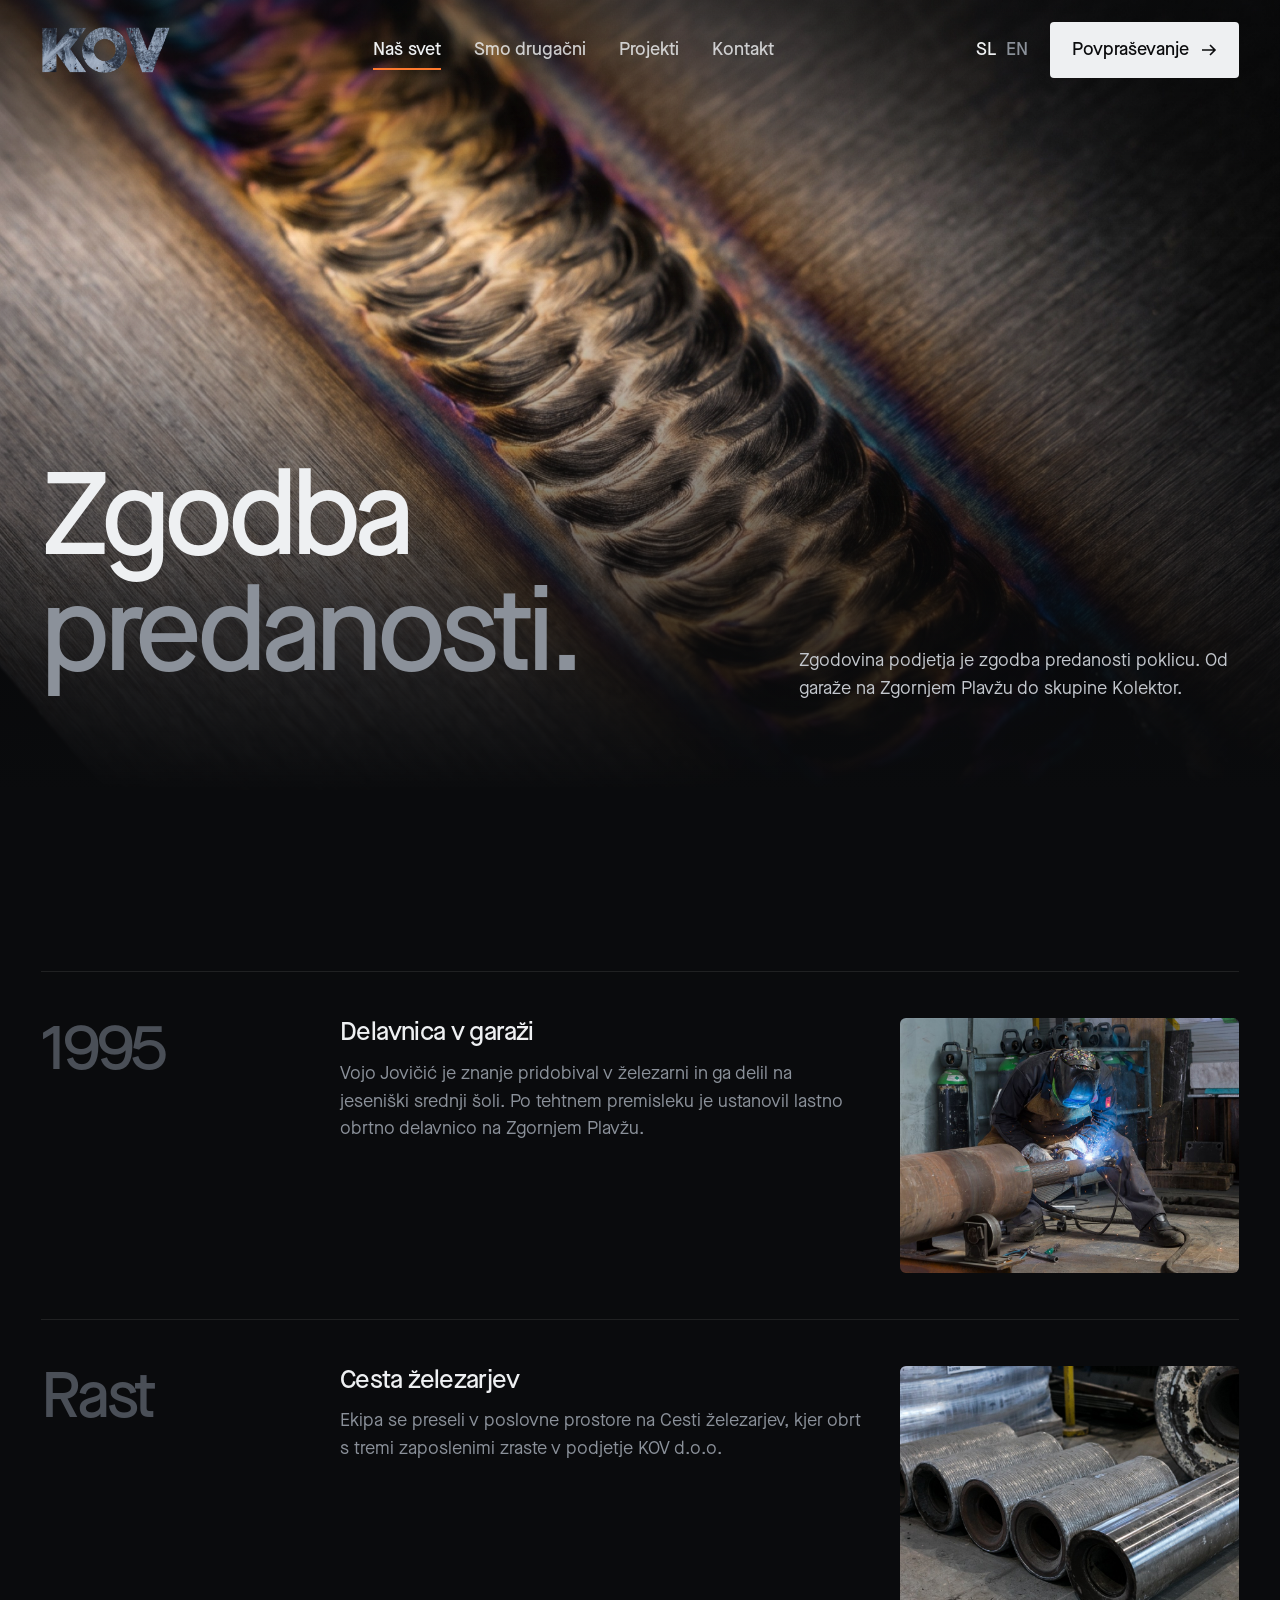
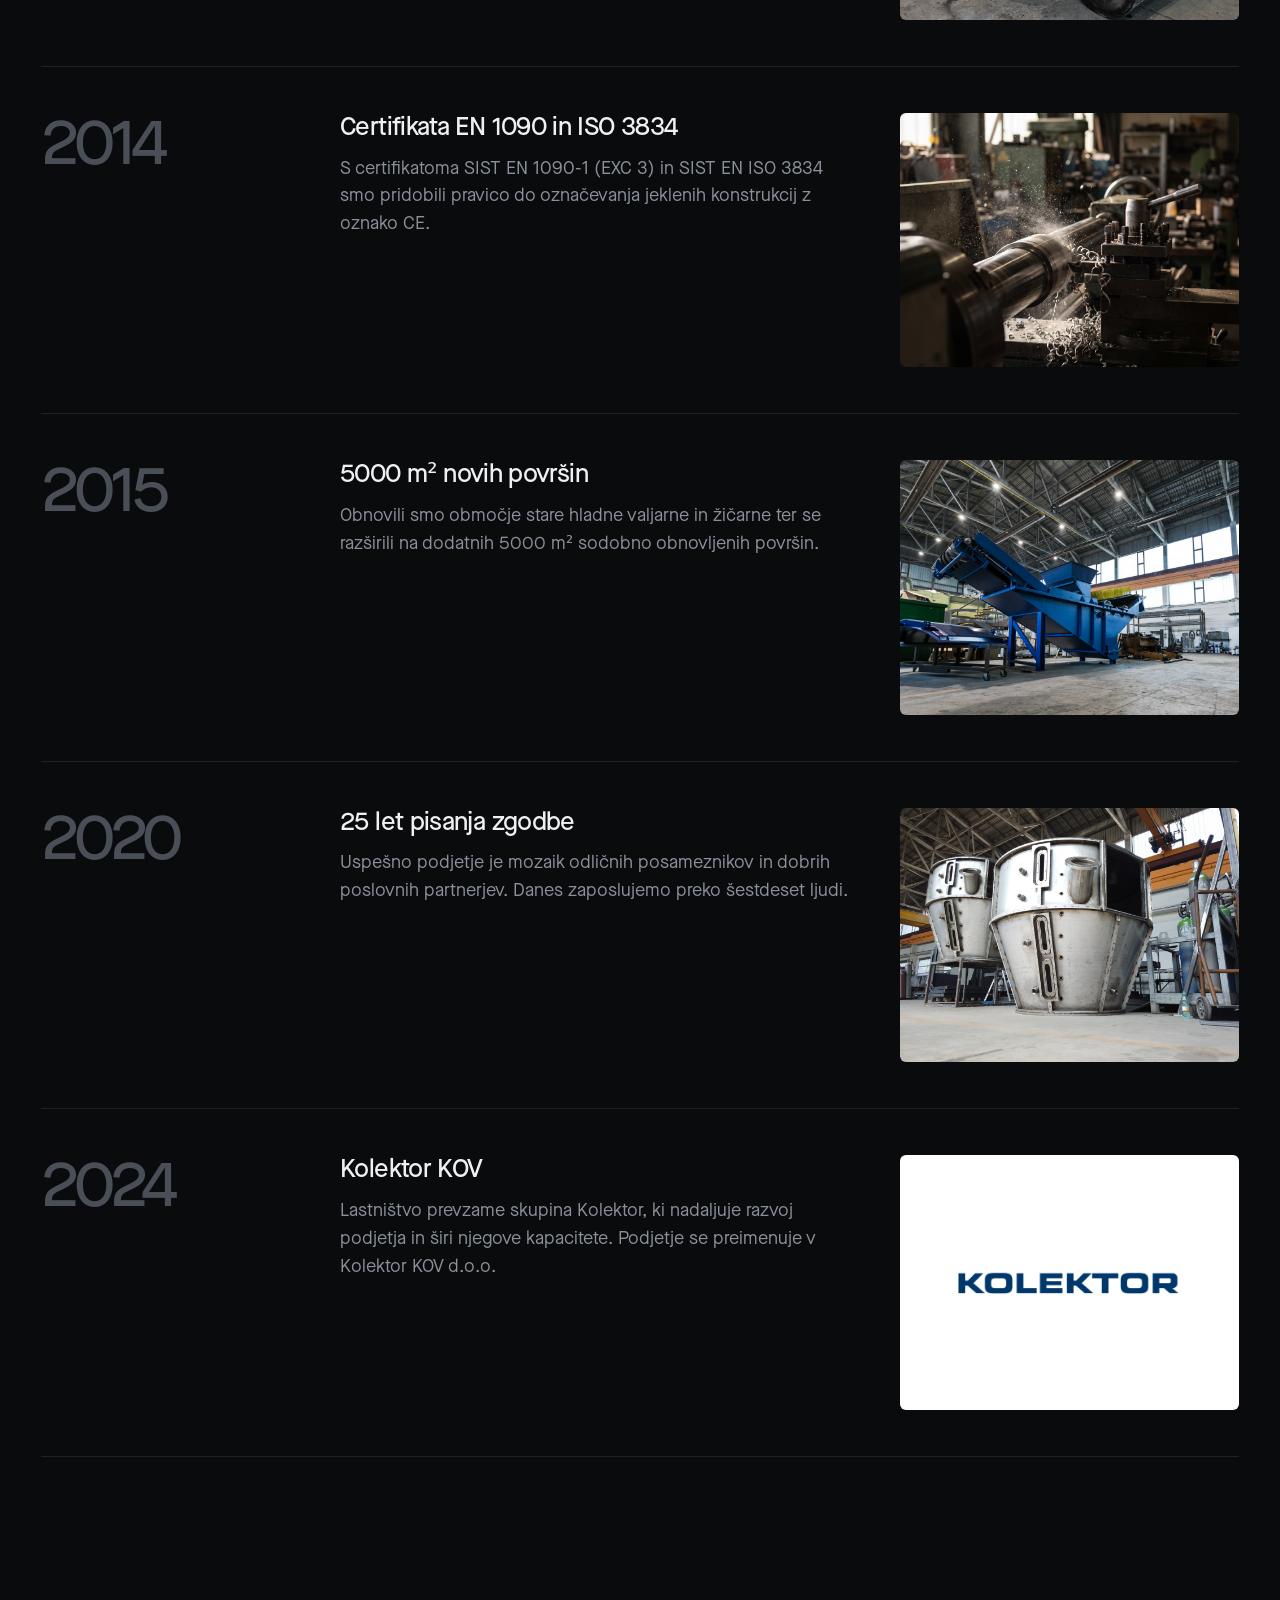
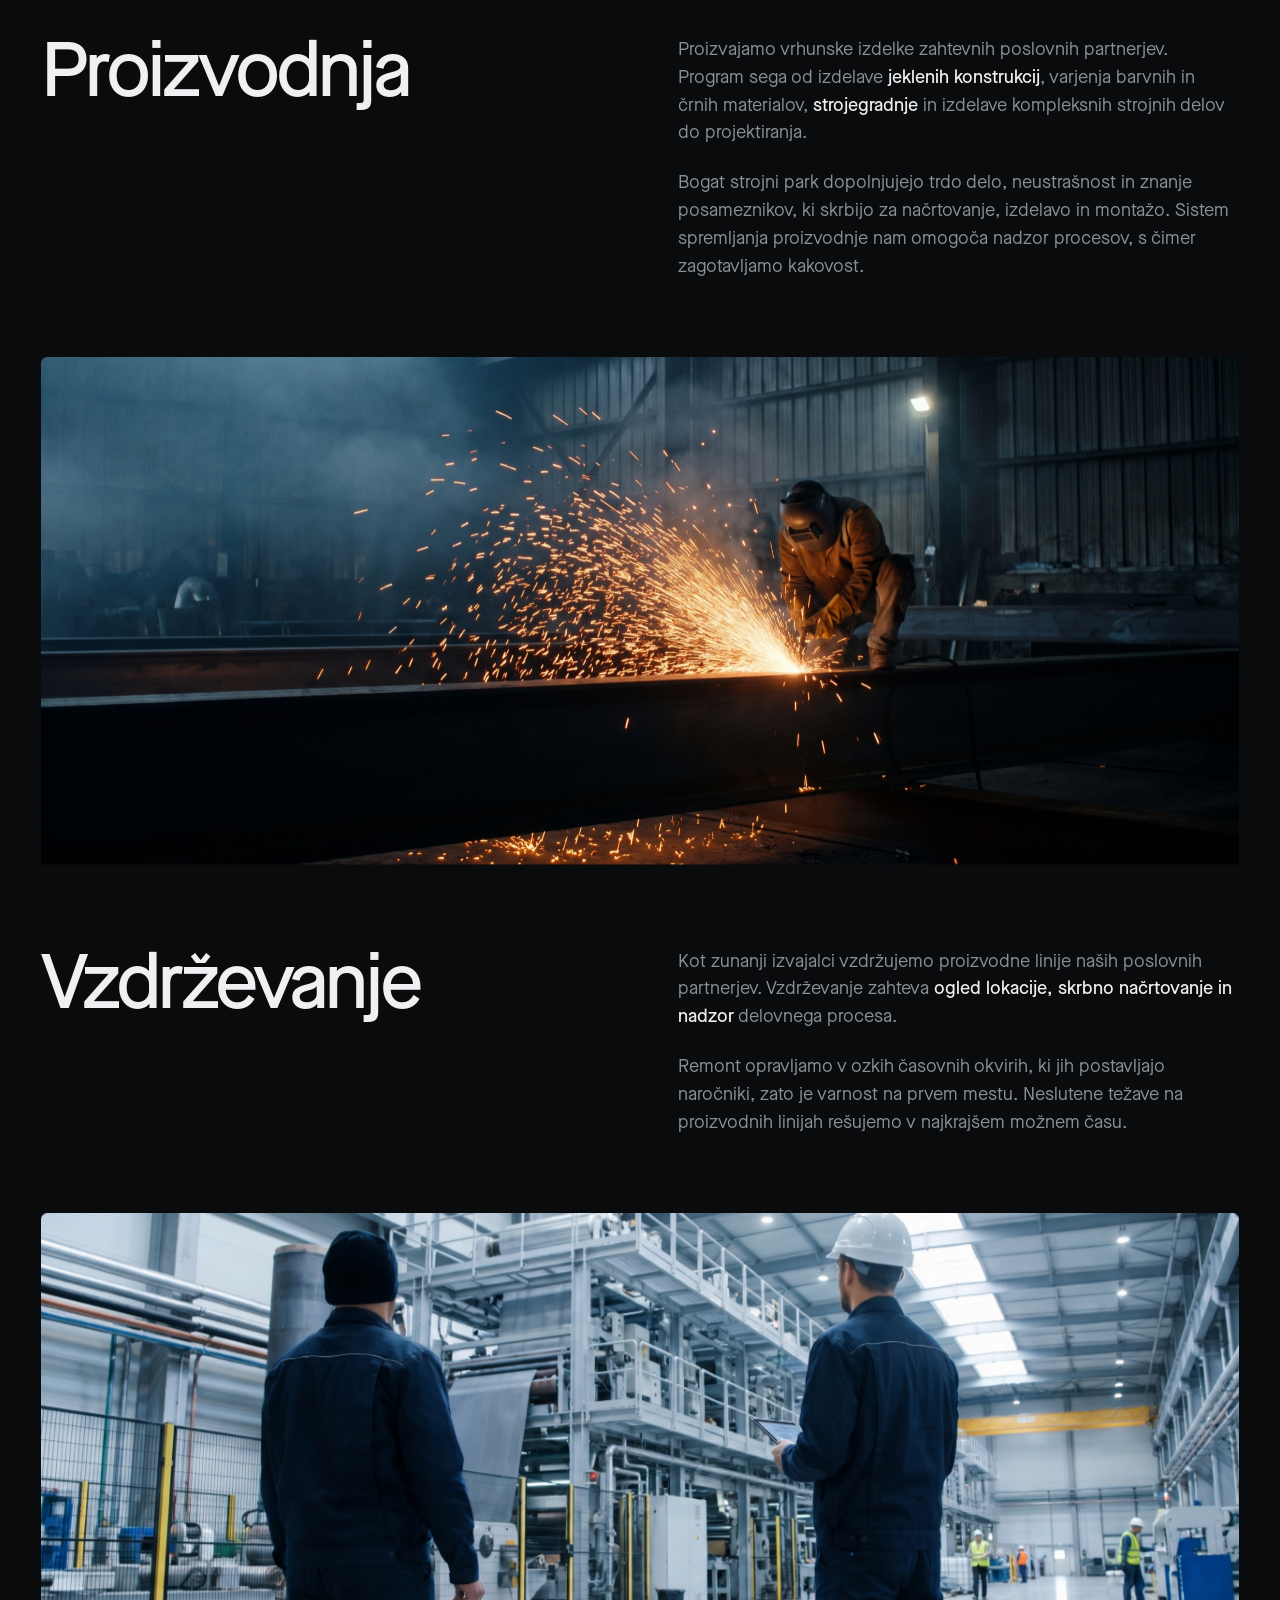
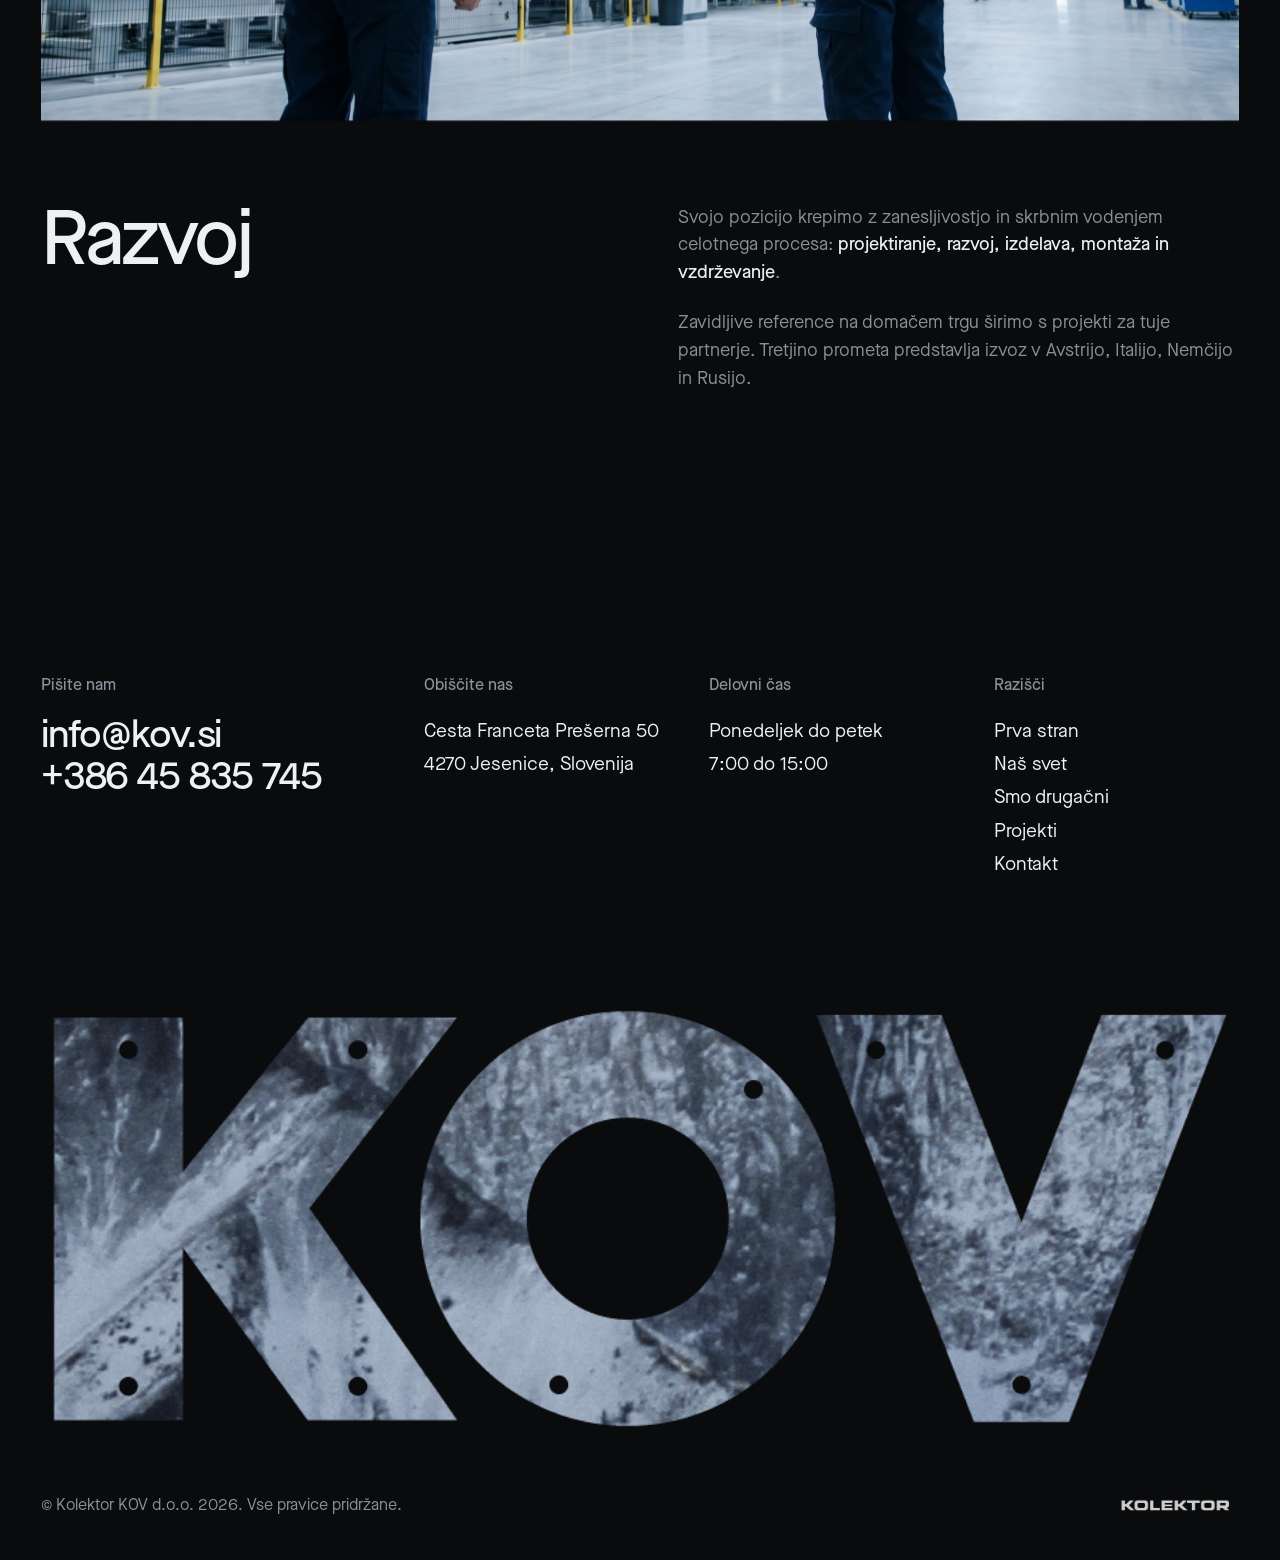
<file: nas-svet.html>
<!doctype html>
<html lang="sl">
<head>
<meta charset="utf-8">
<meta name="viewport" content="width=device-width,initial-scale=1">
<title>Naš svet · Kolektor KOV</title>
<link rel="icon" href="assets/src/favicon.png">
<link rel="stylesheet" href="assets/style.css">
</head>
<body data-page="svet">
<div data-nav></div>
<main>
  <section class="phero">
    <div class="phero__img"><img src="assets/gen/weld-macro.jpg" alt="Zvar" style="object-position:50% 40%"></div>
    <div class="phero__txt">
      <h1 class="d1"><span class="line-mask js-hero-line"><span>Zgodba</span></span><span class="line-mask js-hero-line"><span class="mute">predanosti.</span></span></h1>
      <p class="js-hero-fade">Zgodovina podjetja je zgodba predanosti poklicu. Od garaže na Zgornjem Plavžu do skupine Kolektor.</p>
    </div>
  </section>

  <section class="pad">
    <div class="tl">
      <div class="tl__row"><div class="tl__y">1995</div><div><h3>Delavnica v garaži</h3><p>Vojo Jovičić je znanje pridobival v železarni in ga delil na jeseniški srednji šoli. Po tehtnem premisleku je ustanovil lastno obrtno delavnico na Zgornjem Plavžu.</p></div><div class="tl__img"><img src="assets/src/vzdrzevanje-welder.jpg" alt=""></div></div>
      <div class="tl__row"><div class="tl__y">Rast</div><div><h3>Cesta železarjev</h3><p>Ekipa se preseli v poslovne prostore na Cesti železarjev, kjer obrt s tremi zaposlenimi zraste v podjetje KOV d.o.o.</p></div><div class="tl__img"><img src="assets/src/KOV_MGPH-56.jpg" alt=""></div></div>
      <div class="tl__row"><div class="tl__y">2014</div><div><h3>Certifikata EN 1090 in ISO 3834</h3><p>S certifikatoma SIST EN 1090-1 (EXC 3) in SIST EN ISO 3834 smo pridobili pravico do označevanja jeklenih konstrukcij z oznako CE.</p></div><div class="tl__img"><img src="assets/gen/lathe.jpg" alt=""></div></div>
      <div class="tl__row"><div class="tl__y">2015</div><div><h3>5000 m² novih površin</h3><p>Obnovili smo območje stare hladne valjarne in žičarne ter se razširili na dodatnih 5000 m² sodobno obnovljenih površin.</p></div><div class="tl__img"><img src="assets/src/KOV_MGPH-68.jpg" alt=""></div></div>
      <div class="tl__row"><div class="tl__y">2020</div><div><h3>25 let pisanja zgodbe</h3><p>Uspešno podjetje je mozaik odličnih posameznikov in dobrih poslovnih partnerjev. Danes zaposlujemo preko šestdeset ljudi.</p></div><div class="tl__img"><img src="assets/src/kov2020-2.jpg" alt=""></div></div>
      <div class="tl__row"><div class="tl__y">2024</div><div><h3>Kolektor KOV</h3><p>Lastništvo prevzame skupina Kolektor, ki nadaljuje razvoj podjetja in širi njegove kapacitete. Podjetje se preimenuje v Kolektor KOV d.o.o.</p></div><div class="tl__img" style="background:#fff;display:grid;place-items:center;padding:12%"><img src="assets/src/KOLEKTOR_RGB-e1732623594227.png" alt="Kolektor" style="height:auto;object-fit:contain"></div></div>
    </div>
  </section>

  <section class="pad" style="padding-top:0">
    <div class="split">
      <h2 class="d2 js-lines"><span class="line-mask"><span>Proizvodnja</span></span></h2>
      <div class="body rv"><p>Proizvajamo vrhunske izdelke zahtevnih poslovnih partnerjev. Program sega od izdelave <strong>jeklenih konstrukcij</strong>, varjenja barvnih in črnih materialov, <strong>strojegradnje</strong> in izdelave kompleksnih strojnih delov do projektiranja.</p><p>Bogat strojni park dopolnjujejo trdo delo, neustrašnost in znanje posameznikov, ki skrbijo za načrtovanje, izdelavo in montažo. Sistem spremljanja proizvodnje nam omogoča nadzor procesov, s čimer zagotavljamo kakovost.</p></div>
    </div>
    <div class="media-wide rv" style="margin:clamp(48px,6vw,100px) 0"><img src="assets/gen/hall-sparks.jpg" alt=""></div>
    <div class="split">
      <h2 class="d2 js-lines"><span class="line-mask"><span>Vzdrževanje</span></span></h2>
      <div class="body rv"><p>Kot zunanji izvajalci vzdržujemo proizvodne linije naših poslovnih partnerjev. Vzdrževanje zahteva <strong>ogled lokacije, skrbno načrtovanje in nadzor</strong> delovnega procesa.</p><p>Remont opravljamo v ozkih časovnih okvirih, ki jih postavljajo naročniki, zato je varnost na prvem mestu. Neslutene težave na proizvodnih linijah rešujemo v najkrajšem možnem času.</p></div>
    </div>
    <div class="media-wide rv" style="margin:clamp(48px,6vw,100px) 0"><img src="assets/gen/maintenance.jpg" alt=""></div>
    <div class="split">
      <h2 class="d2 js-lines"><span class="line-mask"><span>Razvoj</span></span></h2>
      <div class="body rv"><p>Svojo pozicijo krepimo z zanesljivostjo in skrbnim vodenjem celotnega procesa: <strong>projektiranje, razvoj, izdelava, montaža in vzdrževanje</strong>.</p><p>Zavidljive reference na domačem trgu širimo s projekti za tuje partnerje. Tretjino prometa predstavlja izvoz v Avstrijo, Italijo, Nemčijo in Rusijo.</p></div>
    </div>
  </section>
</main>
<div data-foot></div>
<script src="assets/vendor/gsap.min.js"></script>
<script src="assets/vendor/ScrollTrigger.min.js"></script>
<script src="assets/vendor/lenis.min.js"></script>
<script src="assets/main.js"></script>
</body>
</html>
</file>
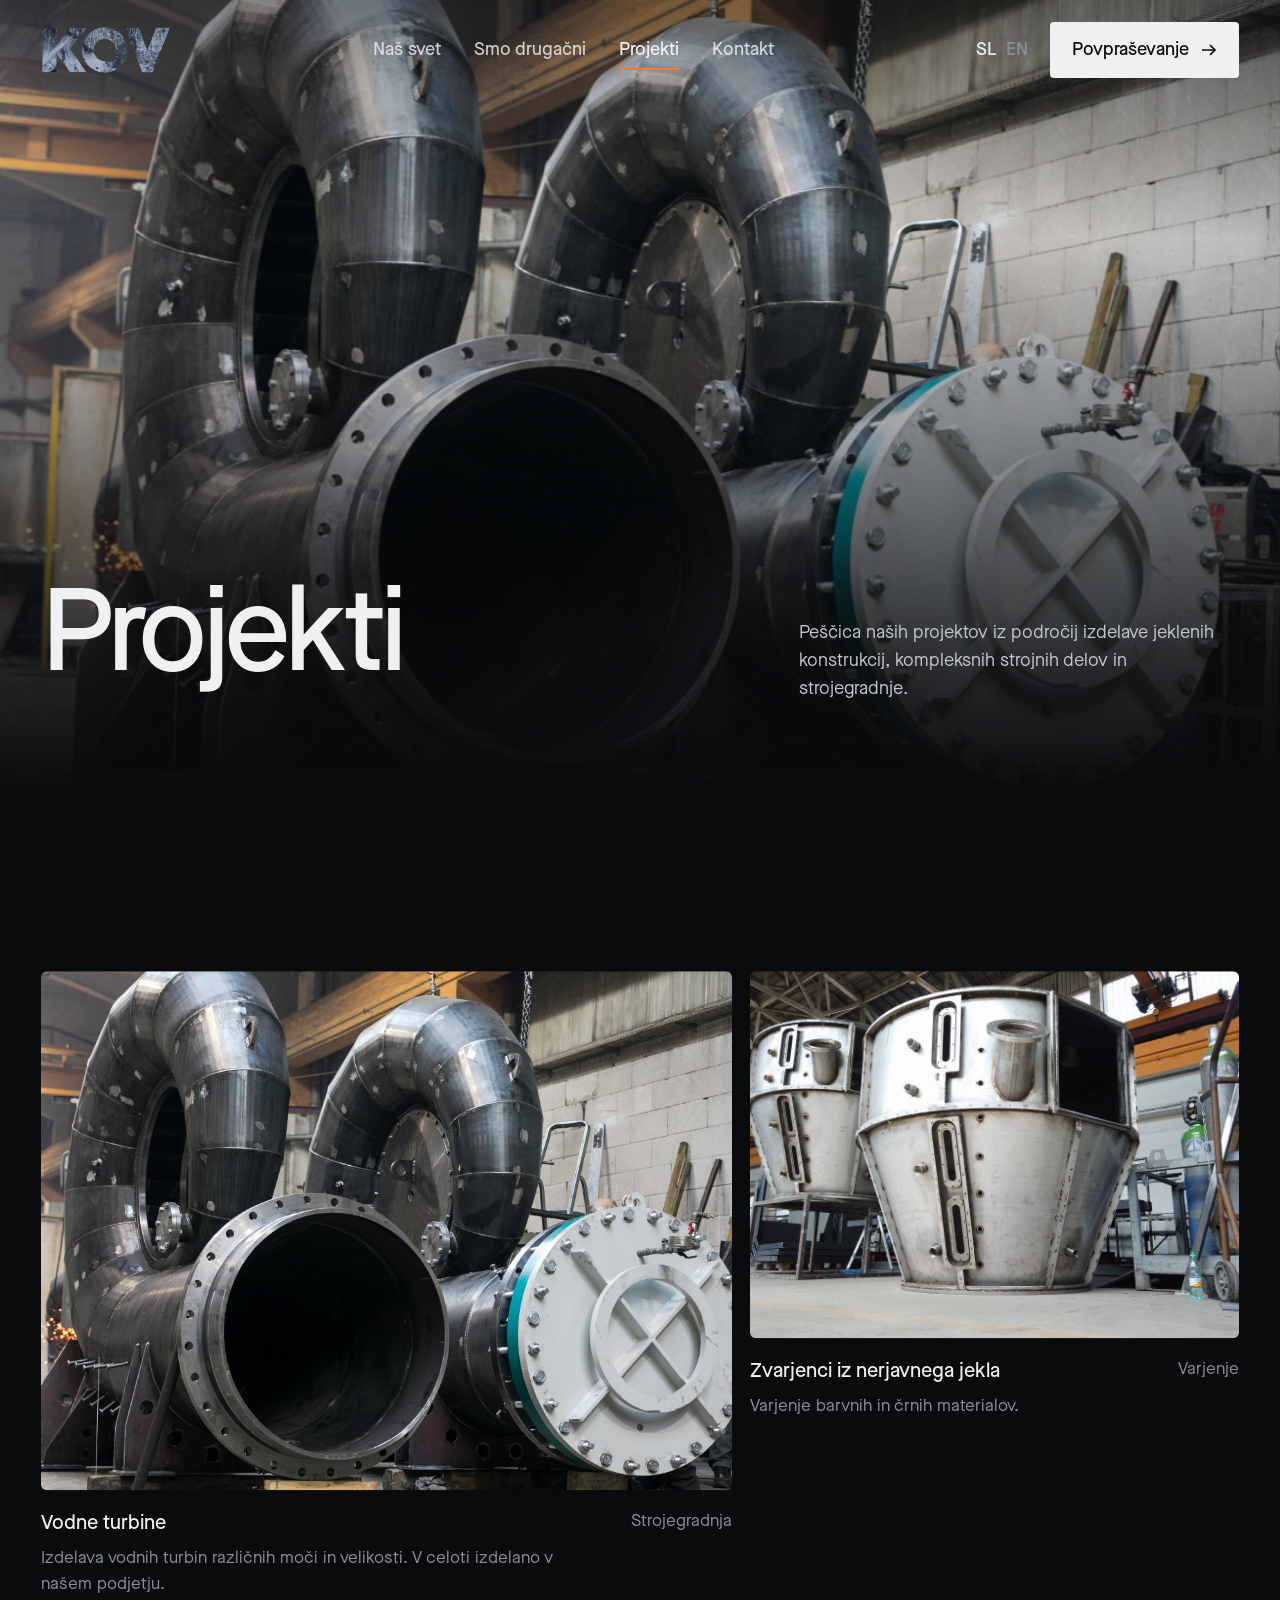
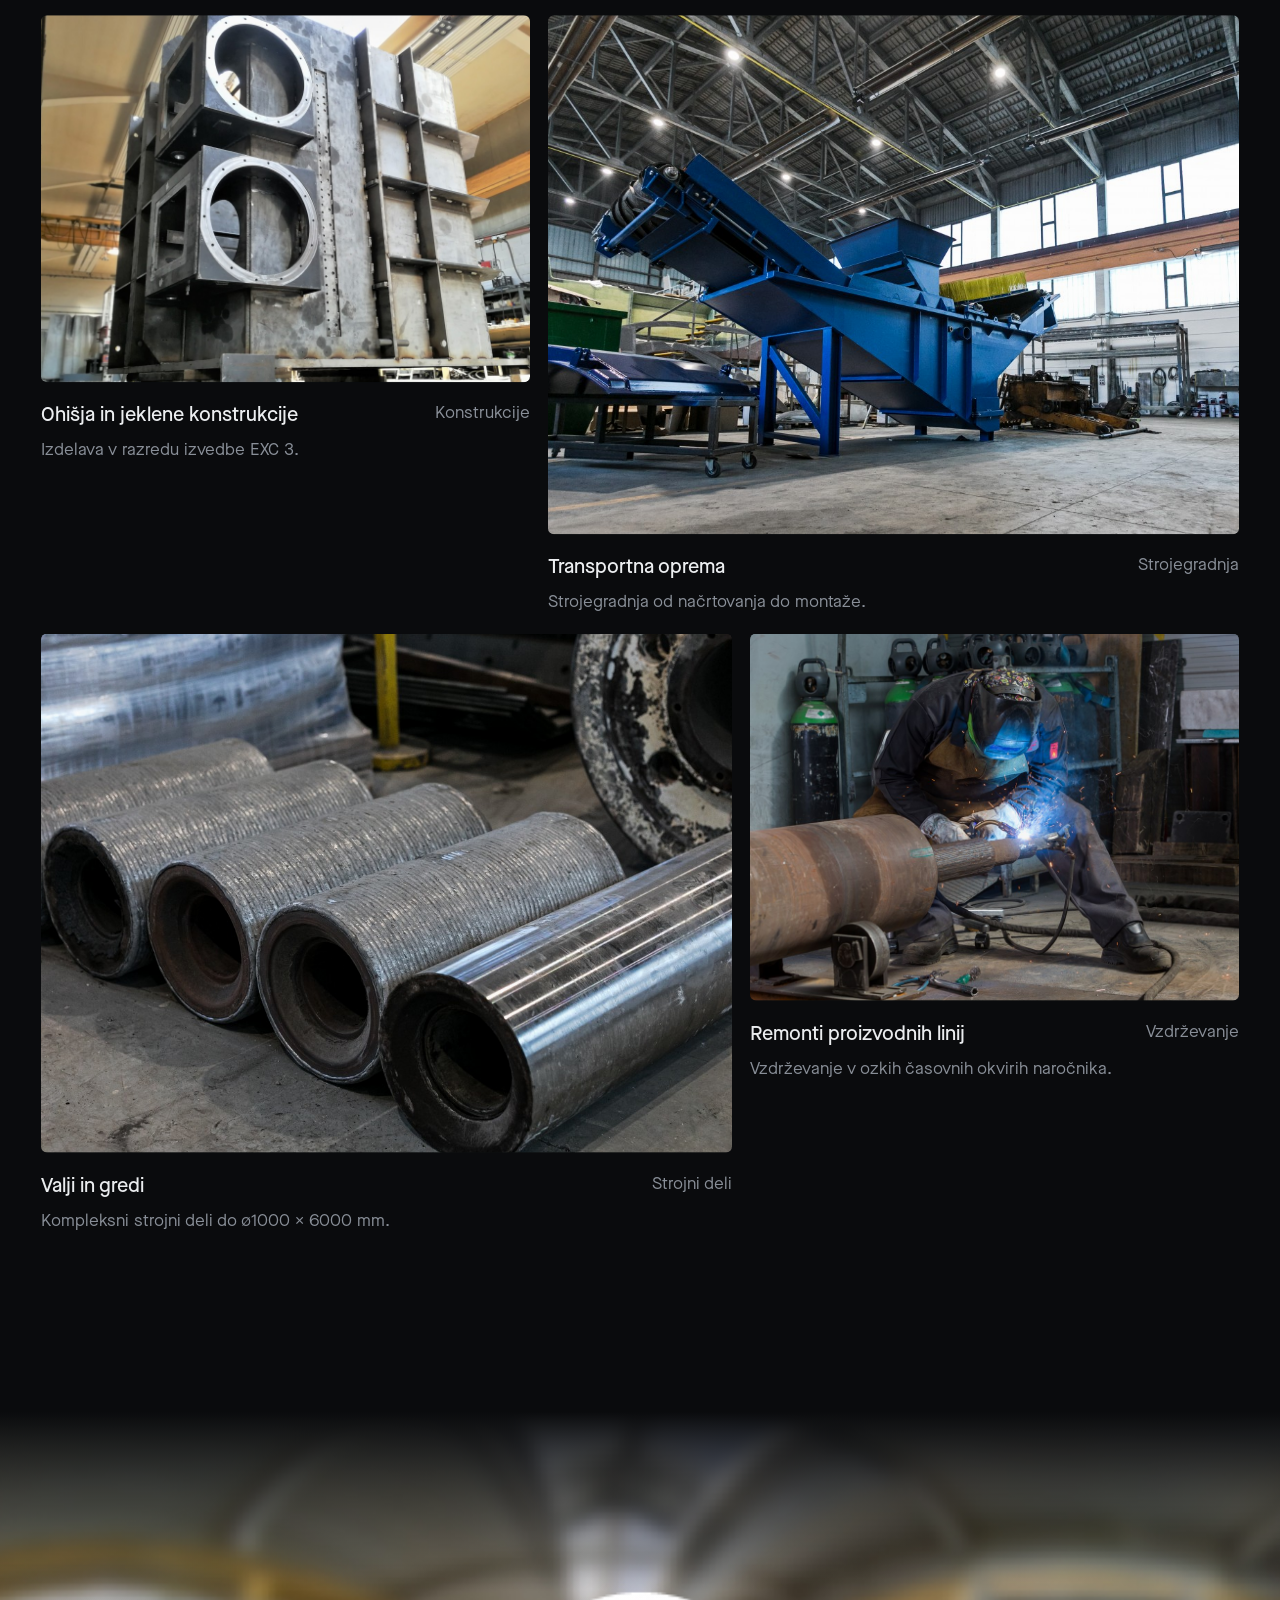
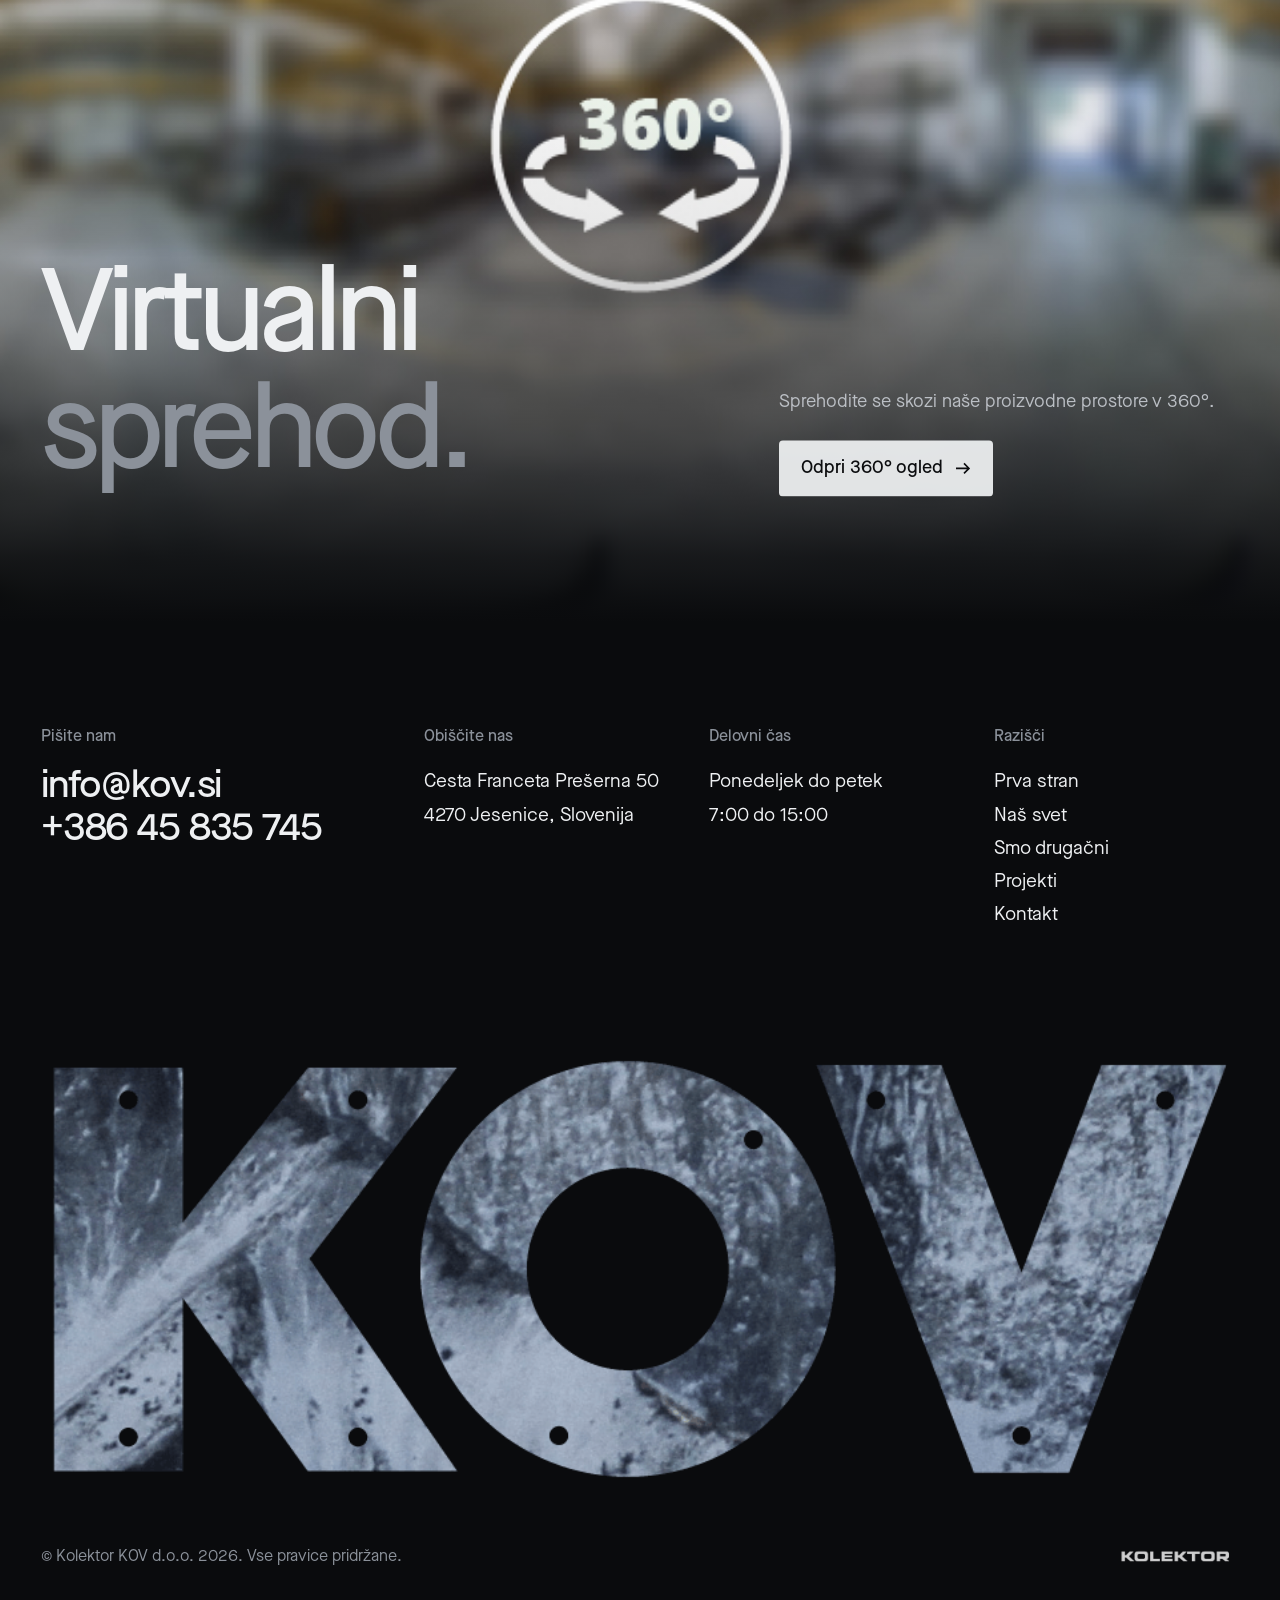
<file: projekti.html>
<!doctype html>
<html lang="sl">
<head>
<meta charset="utf-8">
<meta name="viewport" content="width=device-width,initial-scale=1">
<title>Projekti · Kolektor KOV</title>
<link rel="icon" href="assets/src/favicon.png">
<link rel="stylesheet" href="assets/style.css">
</head>
<body data-page="projekti">
<div data-nav></div>
<main>
  <section class="phero">
    <div class="phero__img"><img src="assets/src/KOV_MGPH-6.jpg" alt="Vodne turbine"></div>
    <div class="phero__txt">
      <h1 class="d1"><span class="line-mask js-hero-line"><span>Projekti</span></span></h1>
      <p class="js-hero-fade">Peščica naših projektov iz področij izdelave jeklenih konstrukcij, kompleksnih strojnih delov in strojegradnje.</p>
    </div>
  </section>
  <section class="pad">
    <div class="pgrid">
      <a class="card rv" data-lb="assets/src/KOV_MGPH-6.jpg"><div class="card__img"><img src="assets/src/KOV_MGPH-6.jpg" alt=""></div><div class="card__meta"><div>Vodne turbine<p>Izdelava vodnih turbin različnih moči in velikosti. V celoti izdelano v našem podjetju.</p></div><span>Strojegradnja</span></div></a>
      <a class="card rv" data-lb="assets/src/kov2020-2.jpg"><div class="card__img"><img src="assets/src/kov2020-2.jpg" alt=""></div><div class="card__meta"><div>Zvarjenci iz nerjavnega jekla<p>Varjenje barvnih in črnih materialov.</p></div><span>Varjenje</span></div></a>
      <a class="card rv" data-lb="assets/src/kov_2020-10.jpg"><div class="card__img"><img src="assets/src/kov_2020-10.jpg" alt=""></div><div class="card__meta"><div>Ohišja in jeklene konstrukcije<p>Izdelava v razredu izvedbe EXC 3.</p></div><span>Konstrukcije</span></div></a>
      <a class="card rv" data-lb="assets/src/KOV_MGPH-68.jpg"><div class="card__img"><img src="assets/src/KOV_MGPH-68.jpg" alt=""></div><div class="card__meta"><div>Transportna oprema<p>Strojegradnja od načrtovanja do montaže.</p></div><span>Strojegradnja</span></div></a>
      <a class="card rv" data-lb="assets/src/KOV_MGPH-56.jpg"><div class="card__img"><img src="assets/src/KOV_MGPH-56.jpg" alt=""></div><div class="card__meta"><div>Valji in gredi<p>Kompleksni strojni deli do ø1000 × 6000 mm.</p></div><span>Strojni deli</span></div></a>
      <a class="card rv" data-lb="assets/src/vzdrzevanje-welder.jpg"><div class="card__img"><img src="assets/src/vzdrzevanje-welder.jpg" alt=""></div><div class="card__meta"><div>Remonti proizvodnih linij<p>Vzdrževanje v ozkih časovnih okvirih naročnika.</p></div><span>Vzdrževanje</span></div></a>
    </div>
  </section>
  <section class="alps" style="height:90vh">
    <div class="alps__img"><img src="assets/src/360-image.jpg" alt="Virtualni sprehod"></div>
    <div class="alps__txt">
      <h2 class="d1 js-lines"><span class="line-mask"><span>Virtualni</span></span><span class="line-mask"><span class="mute">sprehod.</span></span></h2>
      <div class="rv"><p style="margin-bottom:24px">Sprehodite se skozi naše proizvodne prostore v 360°.</p><a class="btn" href="https://kov.si/#360" target="_blank" rel="noopener">Odpri 360° ogled <svg viewBox="0 0 16 16" fill="none"><path d="M1 8h13M9 3l5 5-5 5" stroke="currentColor" stroke-width="1.6"/></svg></a></div>
    </div>
  </section>
</main>
<div data-foot></div>
<script src="assets/vendor/gsap.min.js"></script>
<script src="assets/vendor/ScrollTrigger.min.js"></script>
<script src="assets/vendor/lenis.min.js"></script>
<script src="assets/main.js"></script>
</body>
</html>
</file>
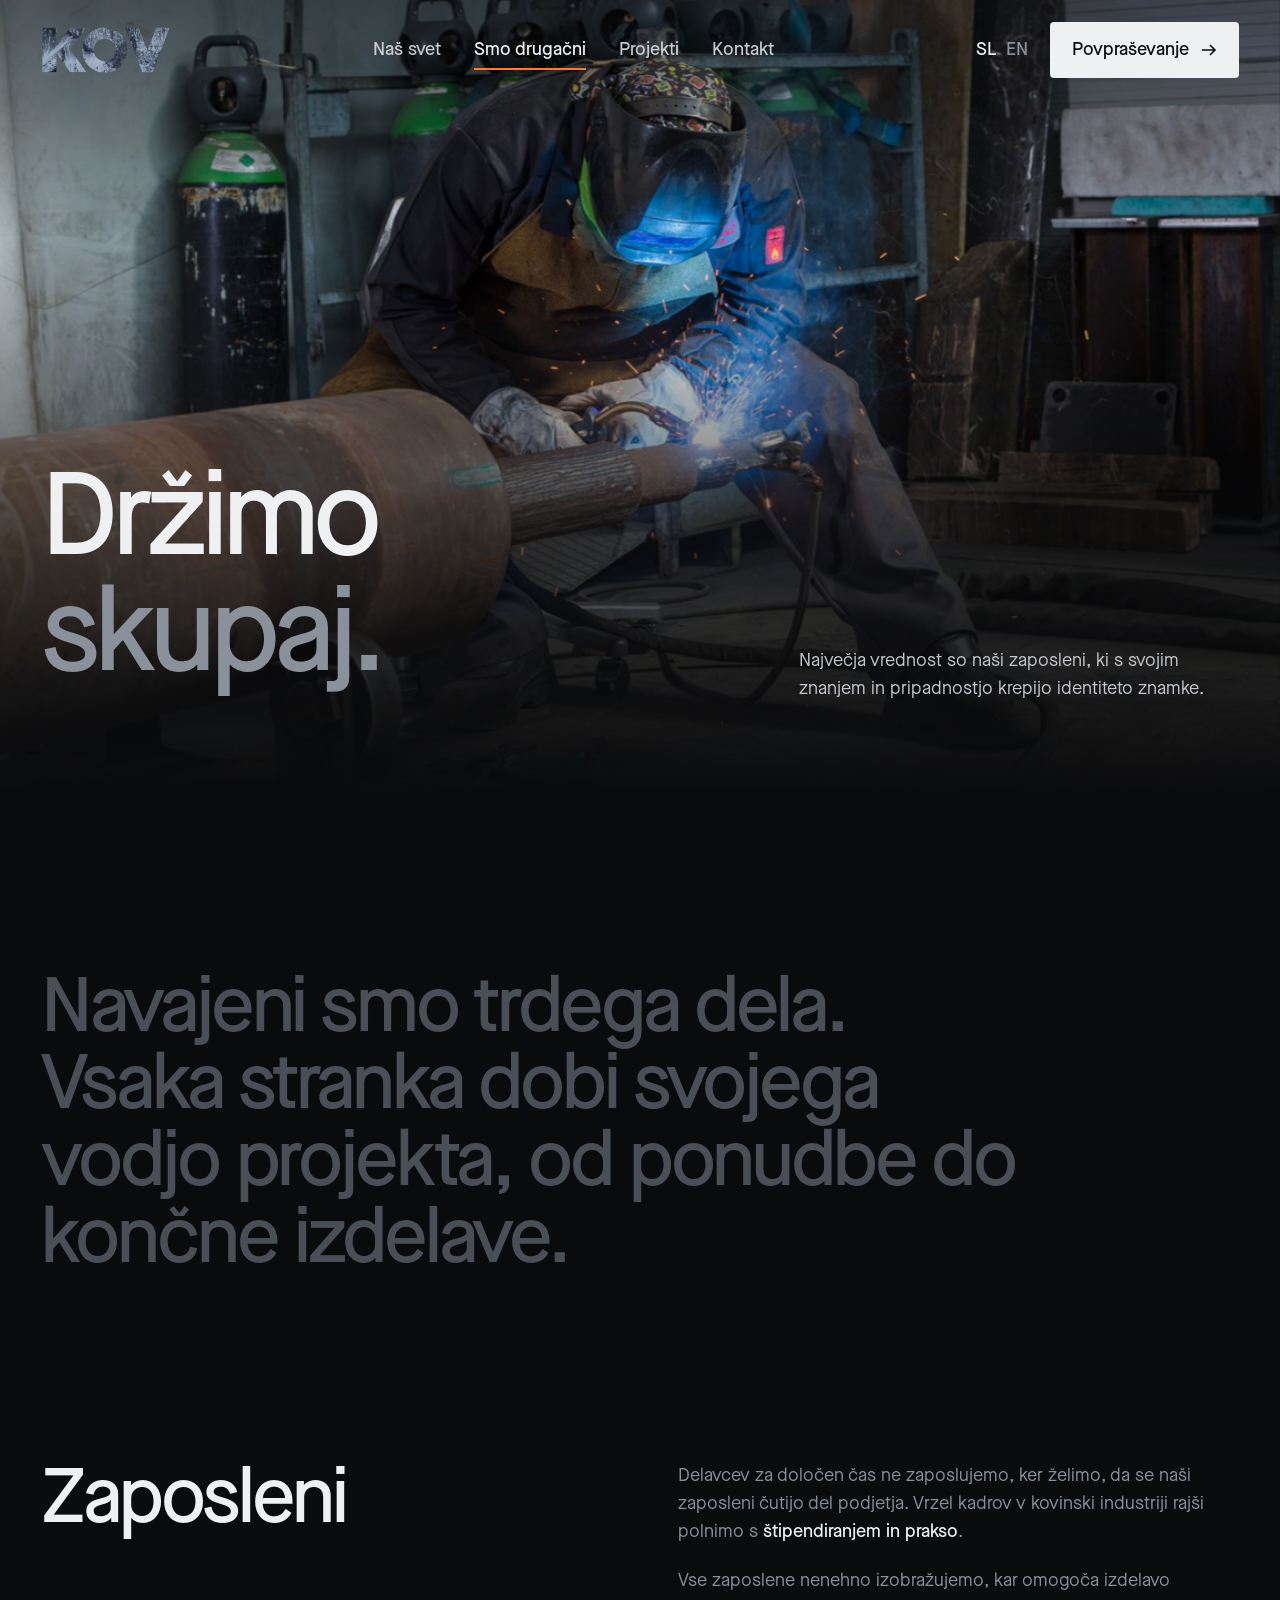
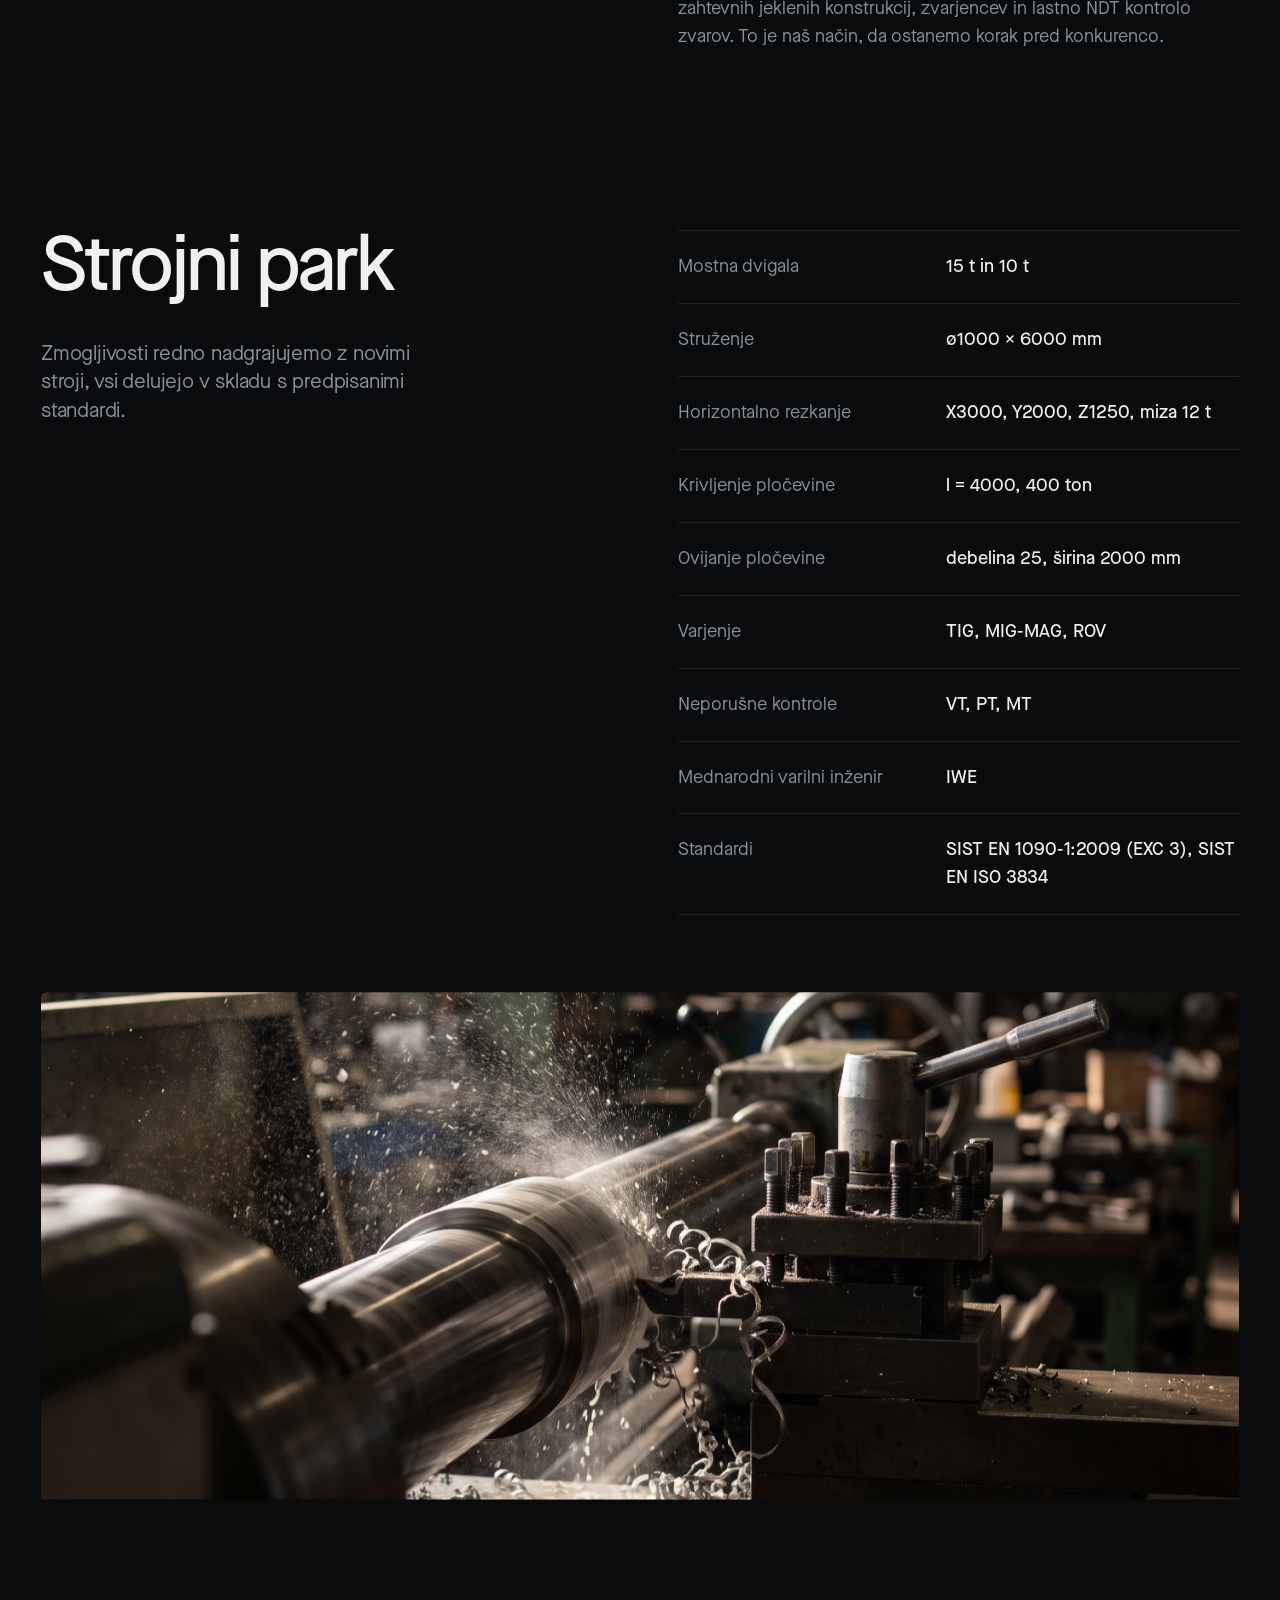
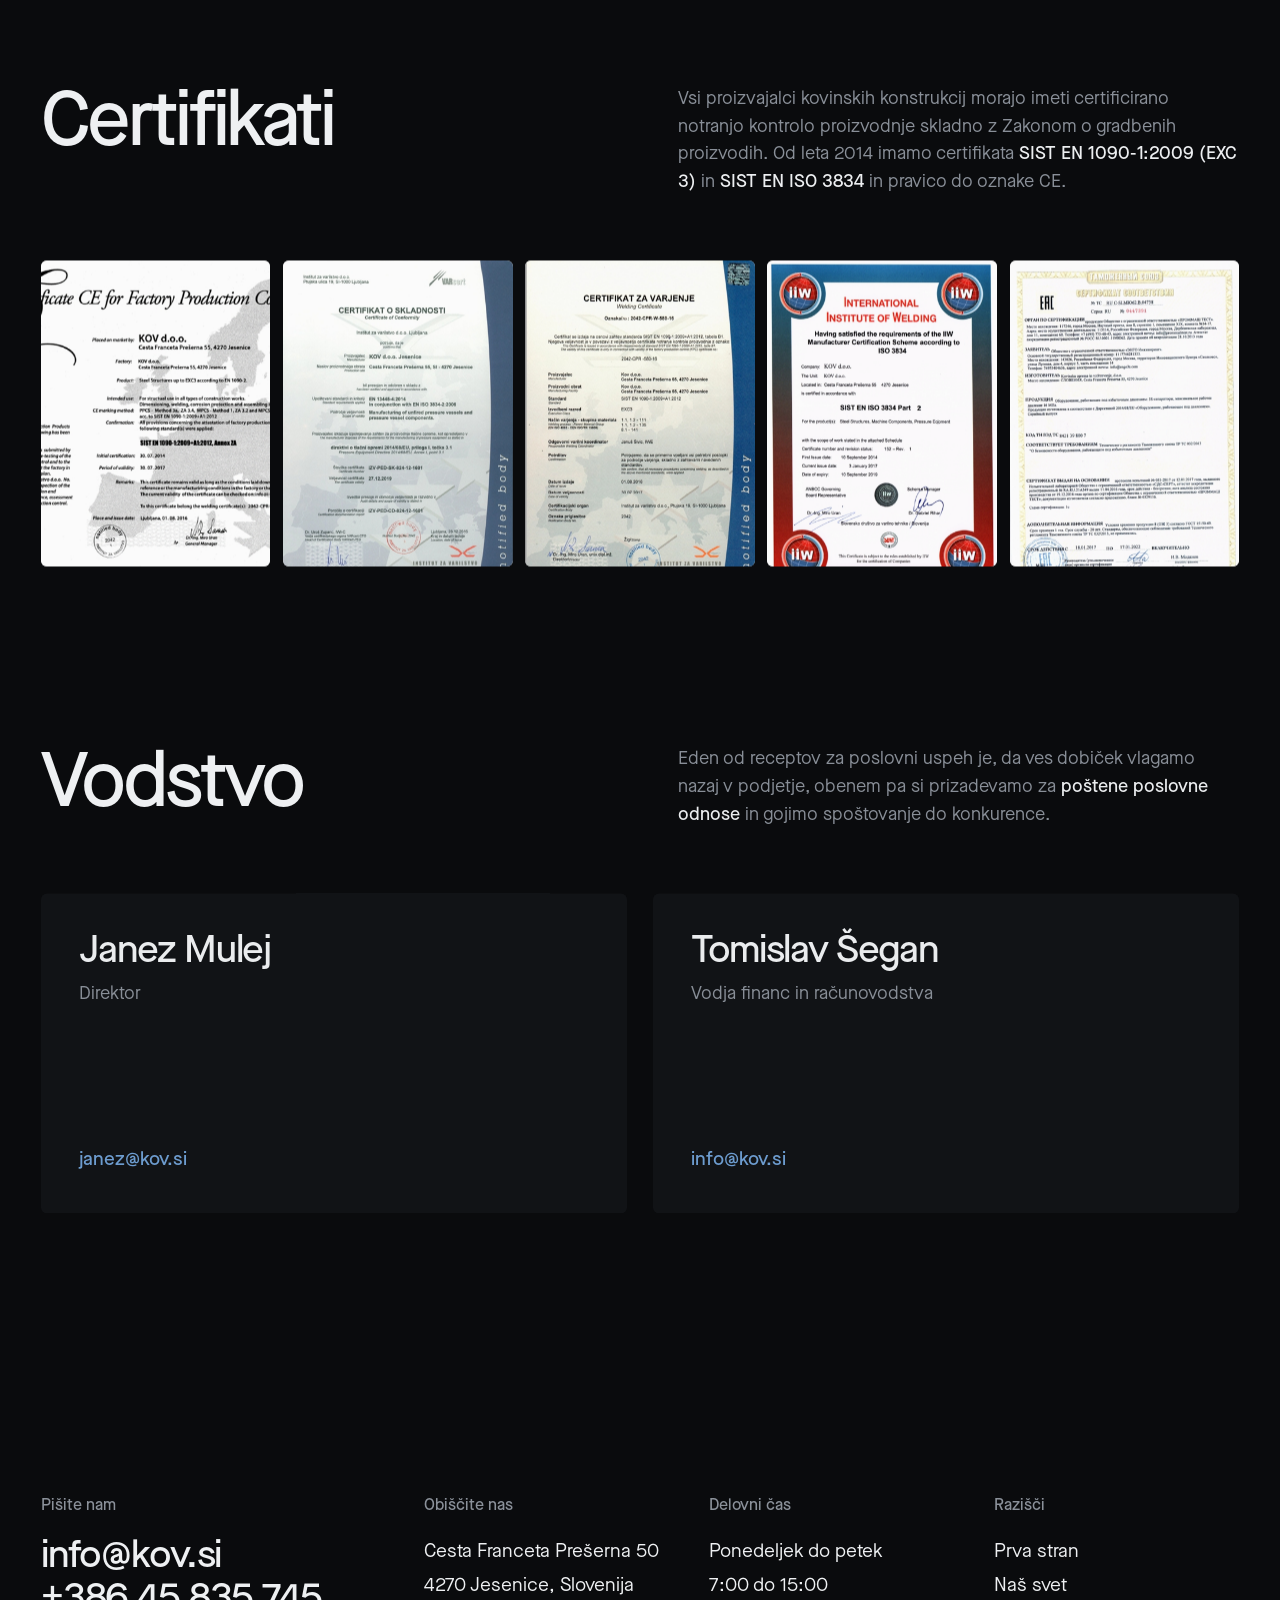
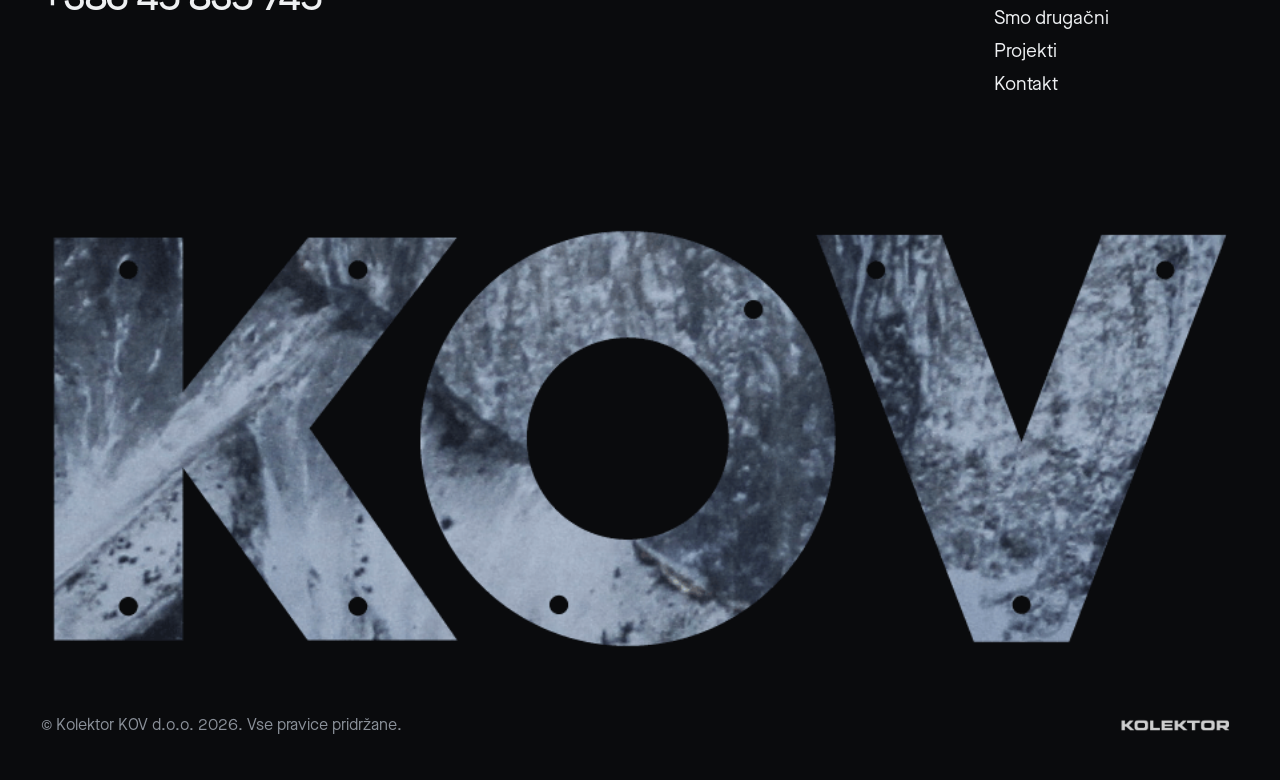
<file: smo-drugacni.html>
<!doctype html>
<html lang="sl">
<head>
<meta charset="utf-8">
<meta name="viewport" content="width=device-width,initial-scale=1">
<title>Smo drugačni · Kolektor KOV</title>
<link rel="icon" href="assets/src/favicon.png">
<link rel="stylesheet" href="assets/style.css">
</head>
<body data-page="drugacni">
<div data-nav></div>
<main>
  <section class="phero">
    <div class="phero__img"><img src="assets/src/vzdrzevanje-welder.jpg" alt="Varilec pri delu"></div>
    <div class="phero__txt">
      <h1 class="d1"><span class="line-mask js-hero-line"><span>Držimo</span></span><span class="line-mask js-hero-line"><span class="mute">skupaj.</span></span></h1>
      <p class="js-hero-fade">Največja vrednost so naši zaposleni, ki s svojim znanjem in pripadnostjo krepijo identiteto znamke.</p>
    </div>
  </section>

  <section class="statement pad">
    <p class="d2">Navajeni smo trdega dela. Vsaka stranka dobi svojega vodjo projekta, od ponudbe do končne izdelave.</p>
  </section>

  <section class="pad" style="padding-top:0">
    <div class="split">
      <h2 class="d2 js-lines"><span class="line-mask"><span>Zaposleni</span></span></h2>
      <div class="body rv"><p>Delavcev za določen čas ne zaposlujemo, ker želimo, da se naši zaposleni čutijo del podjetja. Vrzel kadrov v kovinski industriji rajši polnimo s <strong>štipendiranjem in prakso</strong>.</p><p>Vse zaposlene nenehno izobražujemo, kar omogoča izdelavo zahtevnih jeklenih konstrukcij, zvarjencev in lastno NDT kontrolo zvarov. To je naš način, da ostanemo korak pred konkurenco.</p></div>
    </div>
  </section>

  <section class="pad" style="padding-top:0">
    <div class="split">
      <div>
        <h2 class="d2 js-lines"><span class="line-mask"><span>Strojni park</span></span></h2>
        <p class="lead rv" style="margin-top:28px;max-width:30ch">Zmogljivosti redno nadgrajujemo z novimi stroji, vsi delujejo v skladu s predpisanimi standardi.</p>
      </div>
      <div class="specs rv">
        <div class="specs__row"><span>Mostna dvigala</span><span>15 t in 10 t</span></div>
        <div class="specs__row"><span>Struženje</span><span>ø1000 × 6000 mm</span></div>
        <div class="specs__row"><span>Horizontalno rezkanje</span><span>X3000, Y2000, Z1250, miza 12 t</span></div>
        <div class="specs__row"><span>Krivljenje pločevine</span><span>l = 4000, 400 ton</span></div>
        <div class="specs__row"><span>Ovijanje pločevine</span><span>debelina 25, širina 2000 mm</span></div>
        <div class="specs__row"><span>Varjenje</span><span>TIG, MIG-MAG, ROV</span></div>
        <div class="specs__row"><span>Neporušne kontrole</span><span>VT, PT, MT</span></div>
        <div class="specs__row"><span>Mednarodni varilni inženir</span><span>IWE</span></div>
        <div class="specs__row"><span>Standardi</span><span>SIST EN 1090-1:2009 (EXC 3), SIST EN ISO 3834</span></div>
      </div>
    </div>
    <div class="media-wide rv" style="margin-top:clamp(48px,6vw,100px)"><img src="assets/gen/lathe.jpg" alt=""></div>
  </section>

  <section class="pad certs" style="padding-top:0">
    <div class="split">
      <h2 class="d2 js-lines"><span class="line-mask"><span>Certifikati</span></span></h2>
      <div class="body rv"><p>Vsi proizvajalci kovinskih konstrukcij morajo imeti certificirano notranjo kontrolo proizvodnje skladno z Zakonom o gradbenih proizvodih. Od leta 2014 imamo certifikata <strong>SIST EN 1090-1:2009 (EXC 3)</strong> in <strong>SIST EN ISO 3834</strong> in pravico do oznake CE.</p></div>
    </div>
    <div class="certs__grid">
      <a class="cert rv" data-lb="assets/certs/Certificate-CE-for-Factory-Production-Control-FPC_min.jpg"><img src="assets/certs/Certificate-CE-for-Factory-Production-Control-FPC_min.jpg" alt="CE FPC"></a>
      <a class="cert rv" data-lb="assets/certs/Certifikat-o-skladnosti_min.jpg"><img src="assets/certs/Certifikat-o-skladnosti_min.jpg" alt="Certifikat o skladnosti"></a>
      <a class="cert rv" data-lb="assets/certs/Certifikat-za-varjenje_min.jpg"><img src="assets/certs/Certifikat-za-varjenje_min.jpg" alt="Certifikat za varjenje"></a>
      <a class="cert rv" data-lb="assets/certs/ISO-3834-Part-2_min.jpg"><img src="assets/certs/ISO-3834-Part-2_min.jpg" alt="ISO 3834-2"></a>
      <a class="cert rv" data-lb="assets/certs/EAC_min.jpg"><img src="assets/certs/EAC_min.jpg" alt="EAC"></a>
    </div>
  </section>

  <section class="pad" style="padding-top:0">
    <div class="split">
      <h2 class="d2 js-lines"><span class="line-mask"><span>Vodstvo</span></span></h2>
      <div class="body rv"><p>Eden od receptov za poslovni uspeh je, da ves dobiček vlagamo nazaj v podjetje, obenem pa si prizadevamo za <strong>poštene poslovne odnose</strong> in gojimo spoštovanje do konkurence.</p></div>
    </div>
    <div class="people">
      <div class="person rv"><div><b>Janez Mulej</b><span>Direktor</span></div><a href="mailto:janez@kov.si">janez@kov.si</a></div>
      <div class="person rv"><div><b>Tomislav Šegan</b><span>Vodja financ in računovodstva</span></div><a href="mailto:info@kov.si">info@kov.si</a></div>
    </div>
  </section>
</main>
<div data-foot></div>
<script src="assets/vendor/gsap.min.js"></script>
<script src="assets/vendor/ScrollTrigger.min.js"></script>
<script src="assets/vendor/lenis.min.js"></script>
<script src="assets/main.js"></script>
</body>
</html>
</file>
<file: assets/style.css>
/* KOV redesign · Maison Neue · dark steel */
@font-face{font-family:"Maison";src:url(fonts/MaisonNeue-Light.otf) format("opentype");font-weight:300;font-display:swap}
@font-face{font-family:"Maison";src:url(fonts/MaisonNeue-Book.otf) format("opentype");font-weight:400;font-display:swap}
@font-face{font-family:"Maison";src:url(fonts/MaisonNeue-Medium.otf) format("opentype");font-weight:500;font-display:swap}
@font-face{font-family:"Maison";src:url(fonts/MaisonNeue-Demi.otf) format("opentype");font-weight:600;font-display:swap}
@font-face{font-family:"Maison";src:url(fonts/MaisonNeue-Bold.otf) format("opentype");font-weight:700;font-display:swap}

:root{
  --bg:#0a0b0d;
  --bg-2:#121417;
  --bg-3:#1a1d21;
  --ink:#eef0f2;
  --mute:#8b919a;
  --dim:#4a4f57;
  --line:rgba(255,255,255,.09);
  --steel:#6f9fd3;
  --spark:#ff7a2e;
  --gut:clamp(20px,3.2vw,64px);
  --ease:cubic-bezier(.2,.7,.1,1);
}
*{box-sizing:border-box;margin:0;padding:0}
html{-webkit-text-size-adjust:100%;background:var(--bg)}
html.lenis,html.lenis body{height:auto}
.lenis.lenis-smooth{scroll-behavior:auto!important}
body{font-family:"Maison",ui-sans-serif,system-ui,sans-serif;font-weight:400;background:var(--bg);color:var(--ink);font-size:18px;line-height:1.55;-webkit-font-smoothing:antialiased;overflow-x:hidden}
img,video{display:block;max-width:100%}
a{color:inherit;text-decoration:none}
::selection{background:var(--spark);color:#000}

/* type */
.d1{font-weight:500;font-size:clamp(52px,9.2vw,190px);line-height:.98;letter-spacing:-.045em;padding-bottom:.08em}
.d2{font-weight:500;font-size:clamp(40px,6vw,120px);line-height:1.0;letter-spacing:-.04em;padding-bottom:.06em}
.d3{font-weight:500;font-size:clamp(30px,3.6vw,64px);line-height:1.06;letter-spacing:-.03em;padding-bottom:.04em}
.lead{font-size:clamp(20px,1.6vw,28px);line-height:1.4;letter-spacing:-.01em;color:var(--mute)}
.mute{color:var(--mute)}
.ink{color:var(--ink)}
.line-mask{display:block;overflow:hidden;padding-bottom:.1em;margin-bottom:-.1em}
.line-mask>span{display:block}

/* loader */
.loader{position:fixed;inset:0;z-index:100;background:var(--bg);display:grid;place-items:center}
.loader__logo{width:min(46vw,520px);position:relative;overflow:hidden}
.loader__logo img{width:100%;clip-path:inset(0 100% 0 0)}
.loader__bar{position:absolute;left:var(--gut);right:var(--gut);bottom:var(--gut);height:1px;background:var(--line)}
.loader__bar i{display:block;height:100%;width:0;background:var(--ink)}

/* nav */
.nav{position:fixed;top:0;left:0;right:0;z-index:50;display:flex;align-items:center;justify-content:space-between;padding:22px var(--gut);transition:background .5s var(--ease),padding .5s var(--ease),transform .5s var(--ease)}
.nav.is-solid{background:rgba(10,11,13,.78);backdrop-filter:blur(18px) saturate(1.2);-webkit-backdrop-filter:blur(18px) saturate(1.2);padding-top:14px;padding-bottom:14px}
.nav.is-hidden{transform:translateY(-100%)}
.nav__logo img{height:clamp(44px,4.2vw,64px);width:auto;transition:height .5s var(--ease)}
.nav.is-solid .nav__logo img{height:clamp(38px,3.2vw,50px)}
.nav__links{display:flex;gap:clamp(20px,2.6vw,44px);font-size:18px;font-weight:500}
.nav__links a{position:relative;opacity:.82;transition:opacity .3s}
.nav__links a:hover,.nav__links a.is-active{opacity:1}
.nav__links a::after{content:"";position:absolute;left:0;right:0;bottom:-6px;height:2px;background:var(--spark);transform:scaleX(0);transform-origin:left;transition:transform .45s var(--ease)}
.nav__links a:hover::after,.nav__links a.is-active::after{transform:scaleX(1)}
.nav__right{display:flex;align-items:center;gap:22px;font-size:18px;font-weight:500}
.lang{display:flex;gap:10px;color:var(--mute)}
.lang b{color:var(--ink);font-weight:500}
.btn{display:inline-flex;align-items:center;gap:12px;background:var(--ink);color:#0a0b0d;font-weight:500;font-size:18px;padding:14px 22px;border-radius:4px;transition:background .3s,color .3s,transform .3s var(--ease)}
.btn:hover{background:var(--spark);color:#000}
.btn svg{width:16px;height:16px;transition:transform .35s var(--ease)}
.btn:hover svg{transform:translateX(4px)}
.btn--ghost{background:transparent;color:var(--ink);box-shadow:inset 0 0 0 1.5px rgba(255,255,255,.28)}
.btn--ghost:hover{box-shadow:inset 0 0 0 1.5px var(--spark);background:transparent;color:var(--ink)}
.burger{display:none;width:44px;height:44px;position:relative;background:none;border:0;cursor:pointer}
.burger i{position:absolute;left:10px;right:10px;height:2px;background:var(--ink);transition:transform .4s var(--ease),top .4s var(--ease)}
.burger i:nth-child(1){top:17px}.burger i:nth-child(2){top:25px}
.menu-open .burger i:nth-child(1){top:21px;transform:rotate(45deg)}
.menu-open .burger i:nth-child(2){top:21px;transform:rotate(-45deg)}
.mmenu{position:fixed;inset:0;z-index:45;background:var(--bg);padding:120px var(--gut) var(--gut);display:flex;flex-direction:column;justify-content:space-between;clip-path:inset(0 0 100% 0);transition:clip-path .7s var(--ease)}
.menu-open .mmenu{clip-path:inset(0 0 0 0)}
.mmenu a.big{display:block;font-size:clamp(40px,11vw,72px);font-weight:500;letter-spacing:-.04em;line-height:1.12}

/* hero */
.hero{position:relative;height:100svh;min-height:640px;overflow:hidden;background:#000}
.hero__media{position:absolute;inset:-4%;}
.hero__media img{width:100%;height:100%;object-fit:cover;object-position:60% 50%;transform-origin:62% 62%}
.hero canvas{position:absolute;inset:0;width:100%;height:100%;pointer-events:none;mix-blend-mode:screen}
.hero__shade{position:absolute;inset:0;background:radial-gradient(ellipse 40% 30% at 8% 4%,rgba(10,11,13,.85),transparent 70%),linear-gradient(180deg,rgba(10,11,13,.7) 0%,rgba(10,11,13,0) 26%,rgba(10,11,13,0) 46%,rgba(10,11,13,.86) 88%,var(--bg) 100%)}
.hero__content{position:absolute;left:var(--gut);right:var(--gut);bottom:clamp(40px,7vh,96px);display:grid;grid-template-columns:1fr auto;align-items:end;gap:40px}
.hero h1{max-width:12ch}
.hero__side{max-width:400px;display:flex;flex-direction:column;gap:28px;padding-bottom:1.2vw}
.hero__side p{color:#c3c7cd;font-size:19px;line-height:1.5}
.hero__btns{display:flex;gap:12px;flex-wrap:wrap}
.scrollcue{position:absolute;left:50%;bottom:22px;width:1.5px;height:56px;background:rgba(255,255,255,.18);overflow:hidden;transform:translateX(-50%)}
.scrollcue::after{content:"";position:absolute;left:0;right:0;top:-40%;height:40%;background:var(--ink);animation:cue 2.2s var(--ease) infinite}
@keyframes cue{to{top:110%}}

/* sections */
section{position:relative}
.pad{padding:clamp(100px,14vw,240px) var(--gut)}
.grid12{display:grid;grid-template-columns:repeat(12,1fr);column-gap:clamp(16px,2vw,32px)}

/* statement */
.statement .d2{max-width:20ch}
.statement .w{color:var(--dim);transition:color .2s}
.statement__foot{margin-top:clamp(56px,7vw,120px);display:flex;gap:clamp(24px,5vw,96px);align-items:center;flex-wrap:wrap}
.statement__foot img{height:clamp(26px,2.2vw,36px);width:auto;opacity:.9}
.statement__foot p{max-width:46ch;color:var(--mute)}

/* services pinned */
.svc{display:grid;grid-template-columns:1.08fr 1fr;min-height:100vh}
.svc__visual{position:sticky;top:0;height:100vh;overflow:hidden}
.svc__img{position:absolute;inset:0;clip-path:inset(100% 0 0 0)}
.svc__img:first-child{clip-path:inset(0 0 0 0)}
.svc__img img{width:100%;height:118%;object-fit:cover;will-change:transform}
.svc__count{position:absolute;left:var(--gut);bottom:var(--gut);font-size:clamp(70px,9vw,170px);font-weight:500;letter-spacing:-.05em;line-height:1;color:#fff;mix-blend-mode:difference;display:flex;overflow:hidden;height:1em}
.svc__count span{display:block;transition:transform .8s var(--ease)}
.svc__list{padding:0 var(--gut)}
.svc__item{min-height:100vh;display:flex;flex-direction:column;justify-content:center;gap:28px;padding:12vh 0;max-width:640px}
.svc__item h3{transition:color .6s}
.svc__item p{color:var(--mute);font-size:clamp(18px,1.25vw,21px)}
.svc__tags{display:flex;flex-wrap:wrap;gap:10px}
.svc__tags span{font-size:16px;padding:9px 16px;border-radius:40px;background:var(--bg-3);color:#c9cdd3}

/* numbers (instrument style) */
.nums{overflow:hidden}
.nums__bg{position:absolute;inset:0;opacity:.35}
.nums__bg img{width:100%;height:100%;object-fit:cover}
.nums__bg::after{content:"";position:absolute;inset:0;background:linear-gradient(180deg,var(--bg),rgba(10,11,13,.4) 30%,rgba(10,11,13,.4) 70%,var(--bg))}
.nums__row{position:relative;display:grid;grid-template-columns:1fr minmax(240px,360px);align-items:end;gap:32px;padding:clamp(18px,2vw,30px) 0;border-bottom:1px solid var(--line)}
.nums__row:first-of-type{border-top:1px solid var(--line)}
.nums__big{font-size:clamp(64px,10.5vw,220px);font-weight:500;letter-spacing:-.055em;line-height:.98;padding-bottom:.05em;white-space:nowrap}
.nums__big small{font-size:.42em;letter-spacing:-.03em;color:var(--mute);margin-left:.12em}
.nums__row p{color:var(--mute);font-size:17px;padding-bottom:1.6vw}

/* bento capacities */
.bento{display:grid;grid-template-columns:repeat(4,1fr);grid-auto-rows:minmax(240px,22vw);gap:clamp(10px,1vw,16px);margin-top:clamp(48px,6vw,96px)}
.tile{position:relative;background:var(--bg-2);border-radius:6px;overflow:hidden;padding:clamp(22px,2vw,36px);display:flex;flex-direction:column;justify-content:space-between}
.tile--photo{grid-column:span 2;grid-row:span 2;padding:0}
.tile--photo img{position:absolute;inset:0;width:100%;height:115%;object-fit:cover}
.tile--photo .tile__cap{position:absolute;left:clamp(22px,2vw,36px);right:clamp(22px,2vw,36px);bottom:clamp(22px,2vw,36px);z-index:2}
.tile--photo::after{content:"";position:absolute;inset:0;background:linear-gradient(180deg,transparent 50%,rgba(0,0,0,.75))}
.tile__v{white-space:nowrap;font-size:clamp(36px,3.5vw,76px);font-weight:500;letter-spacing:-.05em;line-height:1;padding-bottom:.06em}
.tile__v small{font-size:.4em;color:var(--mute);letter-spacing:-.02em;margin-left:.15em}
.tile__k{color:var(--mute);font-size:17px;max-width:24ch}
.tile--wide{grid-column:span 2}
.tile--accent{background:var(--steel);color:#06121f}
.tile--accent .tile__k{color:rgba(6,18,31,.72)}
.tile--tex{background:#15181c url(gen/steel-texture.jpg) center/cover}
.weld-list{display:flex;gap:10px;flex-wrap:wrap}
.weld-list span{font-size:clamp(22px,2vw,34px);font-weight:500;letter-spacing:-.03em}
.weld-list span+span::before{content:"/";color:var(--dim);margin-right:10px}

/* projects horizontal */
.proj{height:auto}
.proj__head{display:flex;justify-content:space-between;align-items:end;gap:40px;padding:0 var(--gut) clamp(40px,5vw,80px)}
.proj__pin{height:100vh;overflow:hidden;display:flex;align-items:center}
.proj__track{display:flex;gap:clamp(14px,1.4vw,24px);padding:0 var(--gut);will-change:transform}
.card{flex:0 0 auto;width:clamp(300px,38vw,760px);cursor:pointer}
.card:nth-child(even){width:clamp(260px,28vw,560px)}
.card__img{position:relative;overflow:hidden;border-radius:6px;aspect-ratio:4/3.1;background:var(--bg-2)}
.card:nth-child(even) .card__img{aspect-ratio:4/5}
.card__img img{position:absolute;inset:0;width:120%;max-width:none;height:100%;object-fit:cover;left:-10%;transition:transform 1.2s var(--ease)}
.card:hover .card__img img{transform:scale(1.045)}
.card__meta{display:flex;justify-content:space-between;gap:20px;padding-top:18px;font-size:20px;font-weight:500}
.card__meta span{color:var(--mute);font-weight:400;font-size:17px}

/* alps */
.alps{height:120vh;overflow:hidden;display:flex;align-items:flex-end}
.alps__img{position:absolute;inset:-10% 0;}
.alps__img img{width:100%;height:100%;object-fit:cover}
.alps::after{content:"";position:absolute;inset:0;background:linear-gradient(180deg,var(--bg) 0%,rgba(10,11,13,0) 22%,rgba(10,11,13,.1) 55%,rgba(10,11,13,.9) 92%,var(--bg))}
.alps__txt{position:relative;z-index:2;padding:0 var(--gut) clamp(60px,10vw,160px);display:grid;grid-template-columns:1fr minmax(260px,460px);gap:40px;align-items:end;width:100%}
.alps__txt p{color:#c3c7cd}

/* certs */
.certs__grid{display:grid;grid-template-columns:repeat(5,1fr);gap:clamp(10px,1vw,16px);margin-top:clamp(48px,5vw,80px)}
.cert{background:#e9eaec;border-radius:6px;aspect-ratio:3/4;overflow:hidden;position:relative;transition:transform .7s var(--ease)}
.cert img{width:100%;height:100%;object-fit:cover;object-position:top}
.cert:hover{transform:translateY(-10px)}
.certs__names{display:grid;grid-template-columns:repeat(5,1fr);gap:clamp(10px,1vw,16px);margin-top:16px;font-size:16px;color:var(--mute)}

/* partners marquee */
.partners{padding-top:clamp(80px,9vw,160px);padding-bottom:clamp(80px,9vw,160px);border-top:1px solid var(--line);border-bottom:1px solid var(--line);overflow:hidden}
.marquee{display:flex;width:max-content;animation:mq 50s linear infinite;margin-top:clamp(48px,5vw,80px)}
.marquee:hover{animation-play-state:paused}
.marquee img{height:clamp(84px,8vw,140px);width:auto;margin-right:clamp(40px,5vw,96px);filter:grayscale(1) invert(1) brightness(1.25) contrast(1.1);mix-blend-mode:screen;opacity:.7;transition:opacity .3s}
.marquee img:hover{opacity:1}
@keyframes mq{to{transform:translateX(-50%)}}

/* process + cta */
.cta{overflow:hidden;min-height:100vh;display:flex;flex-direction:column;justify-content:center}
.cta__bg{position:absolute;inset:0}
.cta__bg img{width:100%;height:100%;object-fit:cover;opacity:.75}
.cta__bg::after{content:"";position:absolute;inset:0;background:radial-gradient(ellipse at center,rgba(10,11,13,.2),var(--bg) 78%)}
.cta__in{position:relative;z-index:2}
.steps{display:grid;grid-template-columns:repeat(3,1fr);gap:clamp(16px,2vw,32px);margin-top:clamp(56px,6vw,100px)}
.step{padding-top:24px;border-top:1.5px solid rgba(255,255,255,.22);position:relative}
.step::before{content:"";position:absolute;left:0;top:-1.5px;height:1.5px;width:var(--p,0%);background:var(--spark)}
.step b{display:block;font-size:clamp(24px,2vw,34px);font-weight:500;letter-spacing:-.02em;margin-bottom:10px}
.step p{color:var(--mute);font-size:17px}
.cta__row{display:flex;gap:14px;flex-wrap:wrap;margin-top:clamp(48px,5vw,80px)}

/* footer */
.foot{padding:clamp(80px,8vw,140px) var(--gut) var(--gut);background:var(--bg);overflow:hidden}
.foot__top{display:grid;grid-template-columns:1.4fr 1fr 1fr 1fr;gap:40px}
.foot h4{font-size:16px;font-weight:500;color:var(--mute);margin-bottom:16px}
.foot__top a,.foot__top p{display:block;font-size:19px;line-height:1.75}
.foot__top a{transition:color .3s}
.foot__top a:hover{color:var(--spark)}
.foot__mail{font-size:clamp(28px,3vw,52px)!important;font-weight:500;letter-spacing:-.03em;line-height:1.1!important}
.foot__logo{margin-top:clamp(60px,7vw,120px);width:100%}
.foot__logo img{width:100%;height:auto}
.foot__bottom{display:flex;justify-content:space-between;flex-wrap:wrap;gap:16px;margin-top:28px;color:var(--mute);font-size:16px}
.foot__bottom img{height:22px;width:auto;filter:brightness(0) invert(1);opacity:.8}

/* page hero (subpages) */
.phero{position:relative;height:88svh;min-height:560px;overflow:hidden;display:flex;align-items:flex-end}
.phero__img{position:absolute;inset:-6% 0}
.phero__img img{width:100%;height:100%;object-fit:cover}
.phero::after{content:"";position:absolute;inset:0;background:linear-gradient(180deg,rgba(10,11,13,.5),rgba(10,11,13,0) 30%,rgba(10,11,13,.85) 85%,var(--bg))}
.phero__txt{position:relative;z-index:2;padding:0 var(--gut) clamp(48px,7vw,110px);width:100%;display:grid;grid-template-columns:1fr minmax(260px,440px);gap:40px;align-items:end}
.phero__txt p{color:#c3c7cd}

/* timeline */
.tl{border-top:1px solid var(--line)}
.tl__row{display:grid;grid-template-columns:minmax(140px,1fr) 2fr 1.3fr;gap:clamp(20px,3vw,56px);padding:clamp(32px,3.6vw,64px) 0;border-bottom:1px solid var(--line);align-items:start}
.tl__y{font-size:clamp(44px,5vw,96px);font-weight:500;letter-spacing:-.05em;line-height:1;color:var(--dim);transition:color .6s}
.tl__row.is-on .tl__y{color:var(--ink)}
.tl__row h3{font-size:clamp(24px,2vw,36px);font-weight:500;letter-spacing:-.025em;line-height:1.15;margin-bottom:12px}
.tl__row p{color:var(--mute)}
.tl__img{border-radius:6px;overflow:hidden;aspect-ratio:4/3}
.tl__img img{width:100%;height:100%;object-fit:cover}

/* split text block */
.split{display:grid;grid-template-columns:1fr 1fr;gap:clamp(32px,6vw,120px);align-items:start}
.split p+p{margin-top:1.2em}
.split .body{color:var(--mute);font-size:clamp(18px,1.3vw,22px)}
.split .body strong{color:var(--ink);font-weight:500}

.media-wide{border-radius:6px;overflow:hidden;aspect-ratio:21/9;position:relative}
.media-wide img{position:absolute;inset:-8% 0;width:100%;height:116%;object-fit:cover}

/* specs table */
.specs{border-top:1px solid var(--line)}
.specs__row{display:grid;grid-template-columns:1fr 1.2fr;gap:24px;padding:22px 0;border-bottom:1px solid var(--line);font-size:clamp(18px,1.4vw,24px)}
.specs__row span:first-child{color:var(--mute)}
.specs__row span:last-child{font-weight:500}

/* people */
.people{display:grid;grid-template-columns:repeat(2,1fr);gap:clamp(16px,2vw,32px);margin-top:clamp(40px,5vw,80px)}
.person{background:var(--bg-2);border-radius:6px;padding:clamp(28px,3vw,52px);display:flex;flex-direction:column;justify-content:space-between;min-height:320px}
.person b{font-size:clamp(30px,3vw,54px);font-weight:500;letter-spacing:-.035em;line-height:1.05}
.person span{color:var(--mute);display:block;margin-top:8px}
.person a{font-size:19px;font-weight:500;color:var(--steel)}

/* project grid page */
.pgrid{display:grid;grid-template-columns:repeat(12,1fr);gap:clamp(14px,1.4vw,24px)}
.pgrid .card{width:auto!important}
.pgrid .card:nth-child(4n+1){grid-column:span 7}
.pgrid .card:nth-child(4n+2){grid-column:span 5}
.pgrid .card:nth-child(4n+3){grid-column:span 5}
.pgrid .card:nth-child(4n+4){grid-column:span 7}
.pgrid .card .card__img{aspect-ratio:4/3!important}
.pgrid .card__meta p{color:var(--mute);font-weight:400;font-size:17px;margin-top:6px;max-width:48ch}

/* lightbox */
.lb{position:fixed;inset:0;z-index:90;background:rgba(5,6,7,.94);display:grid;place-items:center;opacity:0;pointer-events:none;transition:opacity .45s var(--ease);padding:var(--gut)}
.lb.is-open{opacity:1;pointer-events:auto}
.lb img{max-height:84vh;width:auto;border-radius:6px}
.lb button{position:absolute;top:24px;right:var(--gut);background:none;border:0;color:var(--ink);font:500 18px "Maison";cursor:pointer}

/* contact form */
.form{display:grid;grid-template-columns:1fr 1fr;gap:clamp(14px,1.4vw,22px)}
.field{display:flex;flex-direction:column;gap:10px}
.field--full{grid-column:1/-1}
.field label{font-size:16px;color:var(--mute)}
.field input,.field textarea,.field select{font:400 20px "Maison",sans-serif;color:var(--ink);background:var(--bg-2);border:0;border-radius:6px;padding:18px 20px;outline:none;transition:box-shadow .3s}
.field textarea{min-height:170px;resize:vertical}
.field input:focus,.field textarea:focus{box-shadow:inset 0 0 0 1.5px var(--spark)}
.form__ok{grid-column:1/-1;font-size:22px;color:var(--spark);display:none}
.form.sent .form__ok{display:block}
.map{border-radius:6px;overflow:hidden;aspect-ratio:16/10;background:var(--bg-2)}
.map iframe{width:100%;height:100%;border:0;filter:grayscale(1) invert(.92) contrast(.9)}

/* reveal helpers */
.rv{opacity:0;transform:translateY(40px)}
.no-js .rv,.reduced .rv{opacity:1;transform:none}

/* responsive */
@media (max-width:1100px){
  .nav__links,.lang{display:none}
  .burger{display:block}
  .bento{grid-template-columns:repeat(2,1fr);grid-auto-rows:minmax(200px,auto)}
  .tile--photo{grid-row:span 1;min-height:420px}
  .foot__top{grid-template-columns:1fr 1fr}
}
@media (max-width:800px){
  body{font-size:17px}
  .nav__right .btn{display:none}
  .hero__content,.alps__txt,.phero__txt{grid-template-columns:1fr}
  .hero__side{max-width:none}
  .hero__shade{background:linear-gradient(180deg,rgba(10,11,13,.7) 0%,rgba(10,11,13,0) 22%,rgba(10,11,13,.35) 36%,rgba(10,11,13,.92) 70%,var(--bg) 100%)}
  .hero__media img{object-position:72% 50%}
  .svc{grid-template-columns:1fr}
  .svc__visual{position:relative;height:62vh}
  .svc__item{min-height:auto;padding:64px 0}
  .nums__row{grid-template-columns:1fr;gap:6px}
  .nums__big{white-space:normal}
  .bento{grid-template-columns:1fr}
  .tile--photo,.tile--wide{grid-column:auto}
  .proj__head{flex-direction:column;align-items:flex-start}
  .proj__pin{height:auto;overflow-x:auto;padding-bottom:20px;scroll-snap-type:x mandatory;scroll-padding-left:var(--gut)}
  .card{width:82vw!important;scroll-snap-align:start}
  .card:nth-child(even) .card__img{aspect-ratio:4/3.1}
  .certs__grid,.certs__names{grid-template-columns:repeat(2,1fr)}
  .certs__names{display:none}
  .steps{grid-template-columns:1fr}
  .foot__top{grid-template-columns:1fr}
  .split,.people{grid-template-columns:1fr}
  .tl__row{grid-template-columns:1fr}
  .pgrid .card{grid-column:1/-1!important}
  .form{grid-template-columns:1fr}
  .specs__row{grid-template-columns:1fr;gap:4px}
  .alps{height:100vh}
}
@media (prefers-reduced-motion:reduce){
  .marquee{animation:none}
  .scrollcue::after{animation:none}
}
</file>
